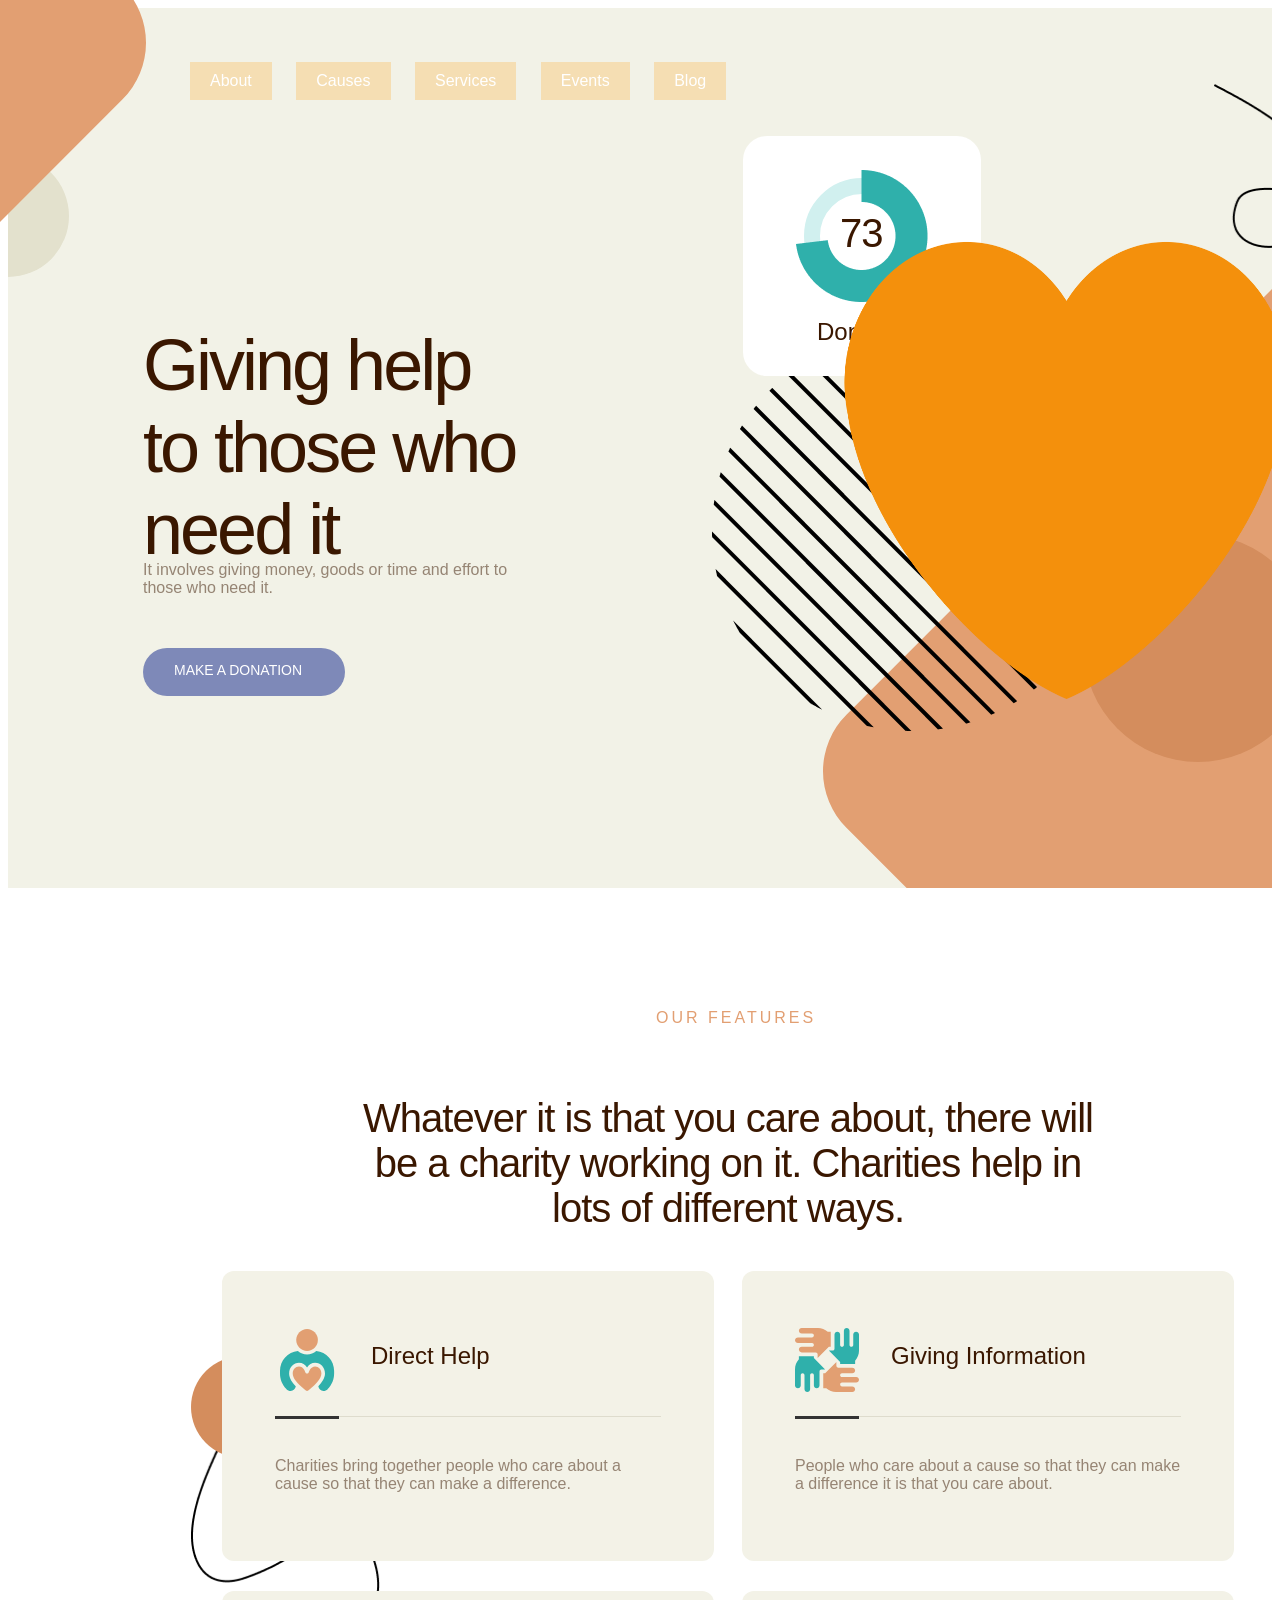
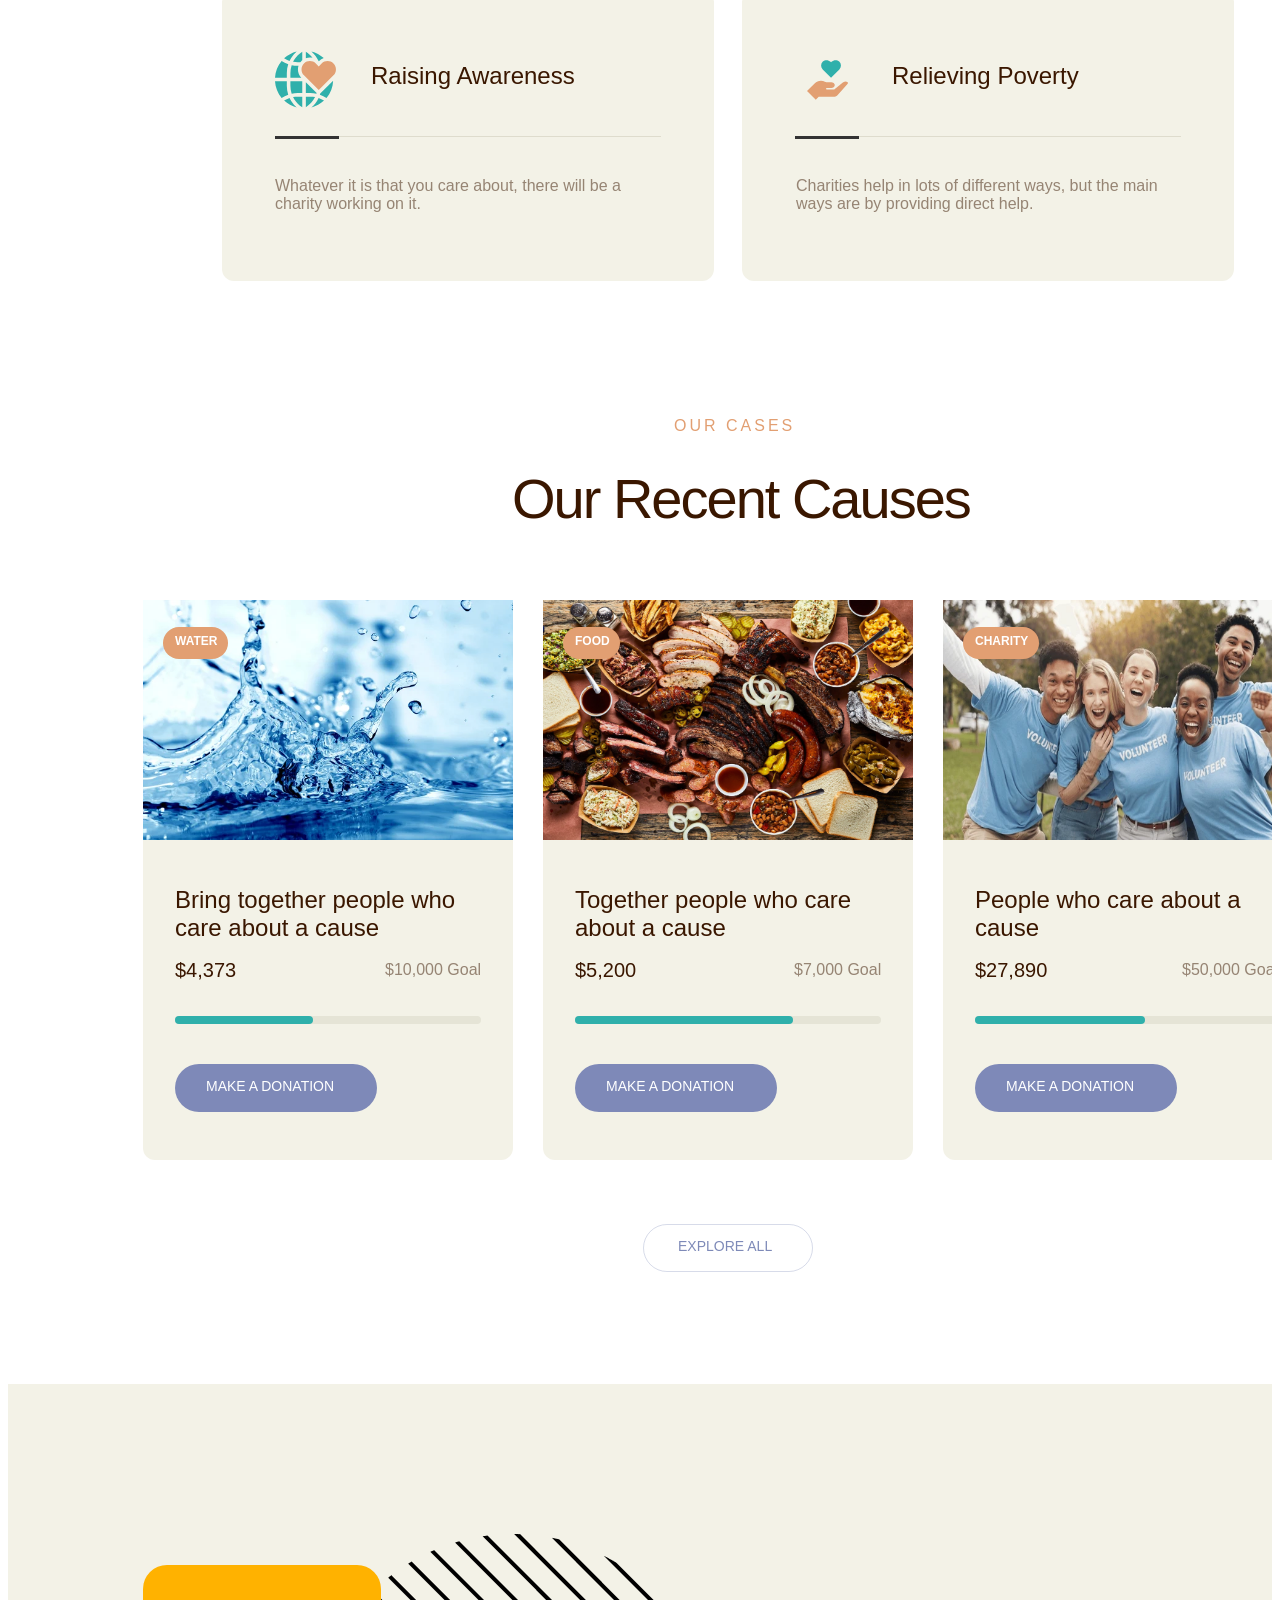
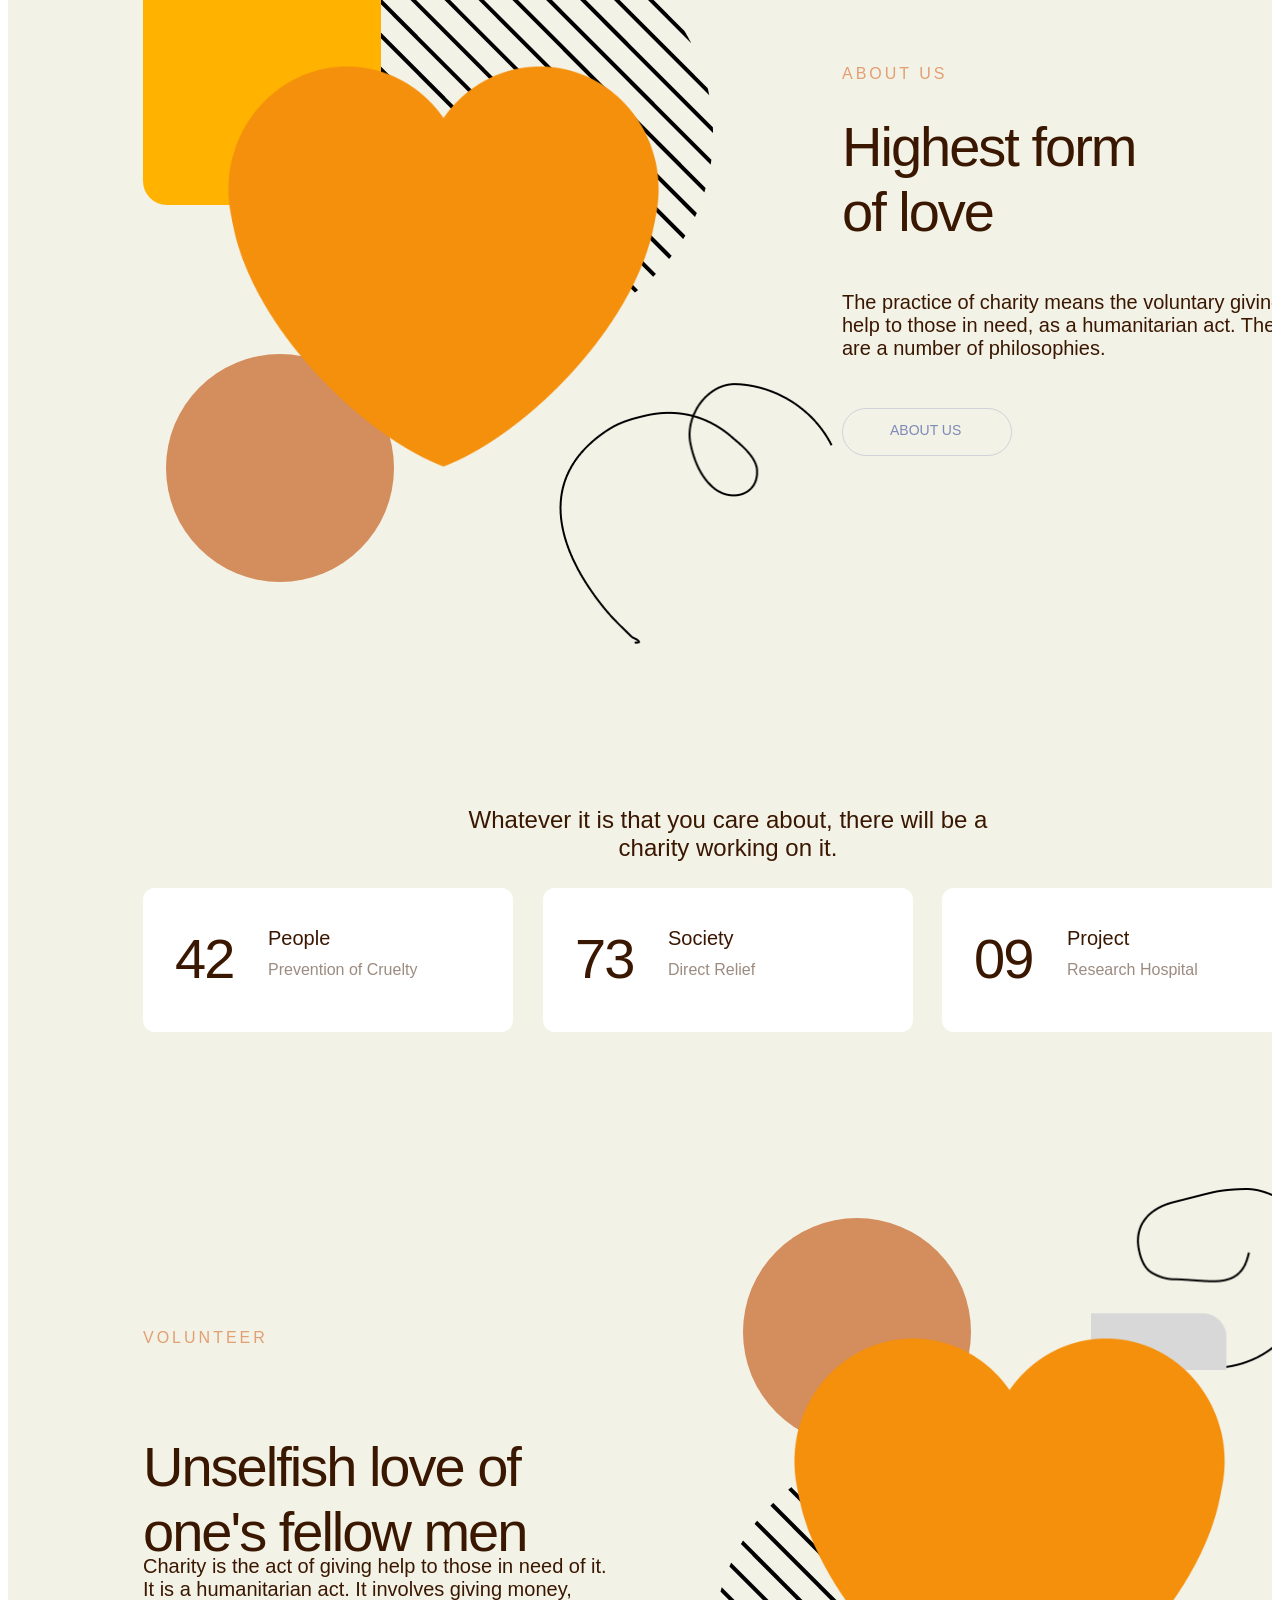
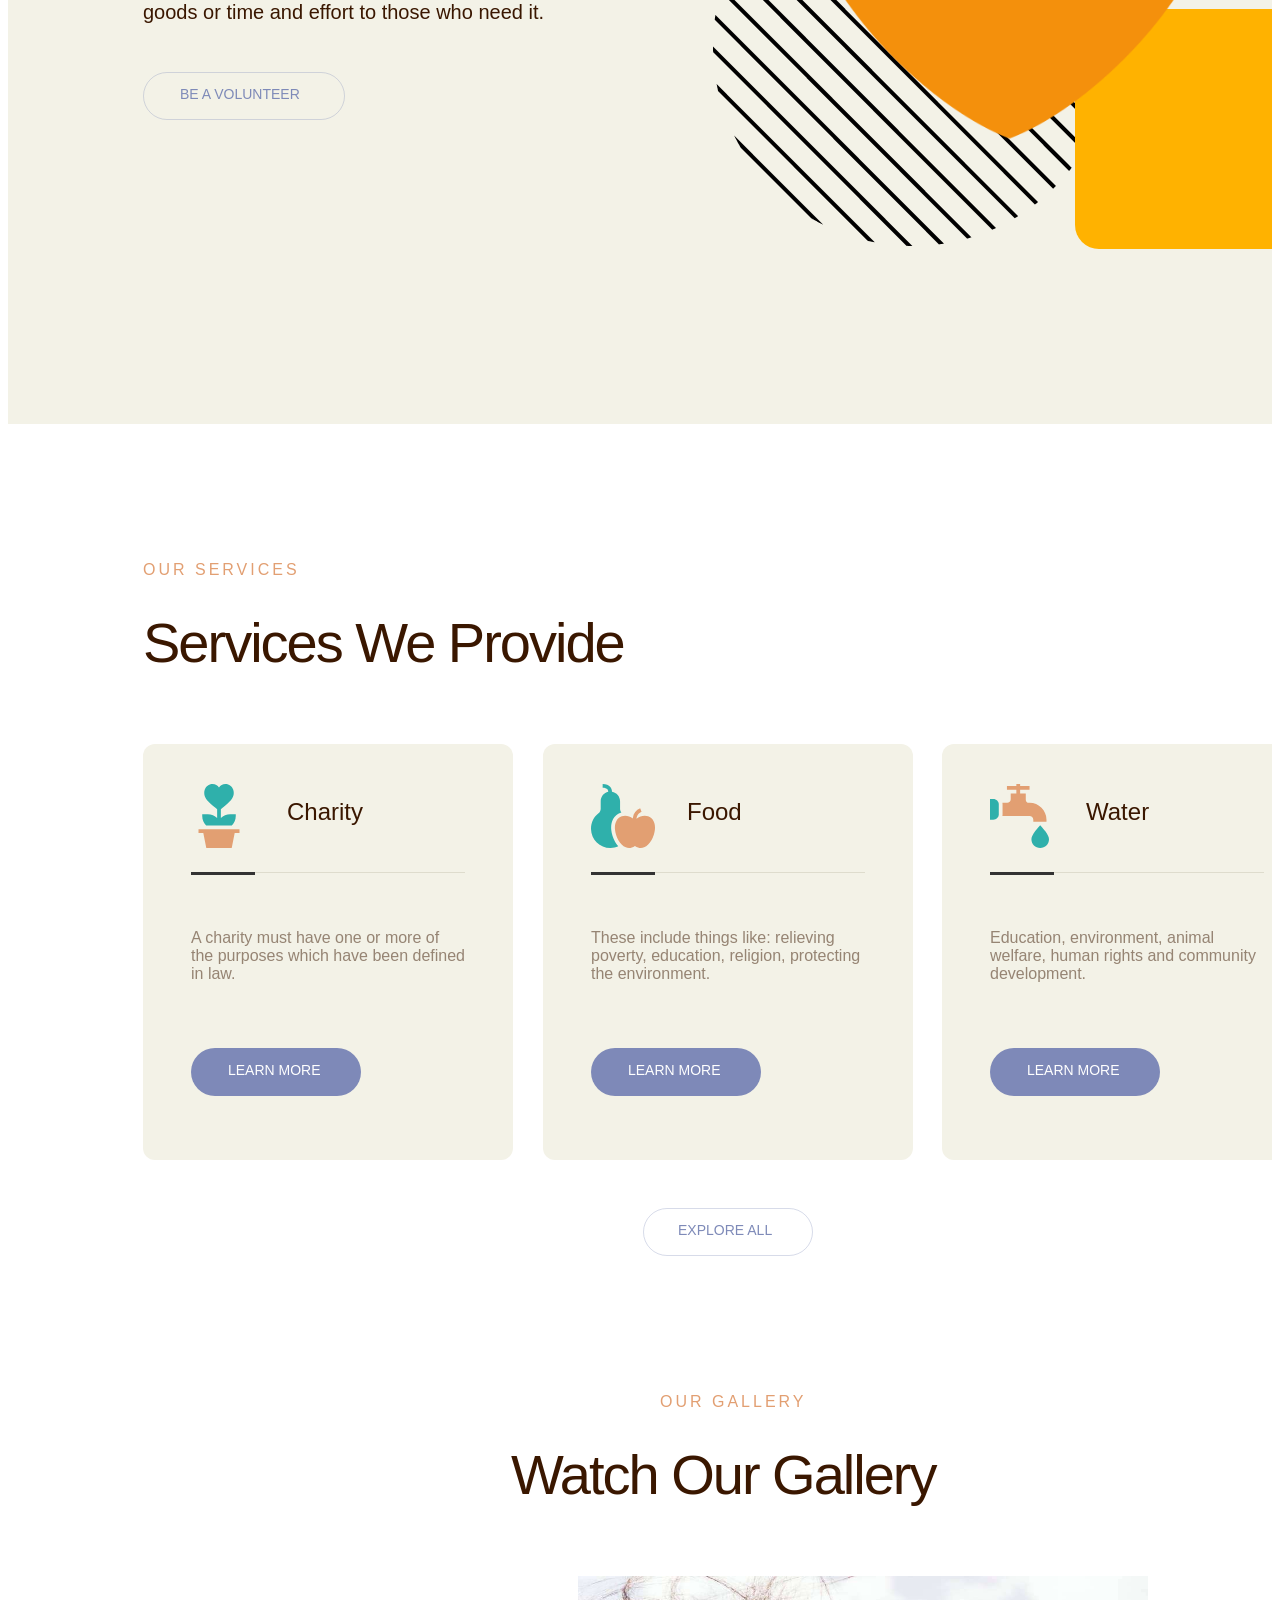
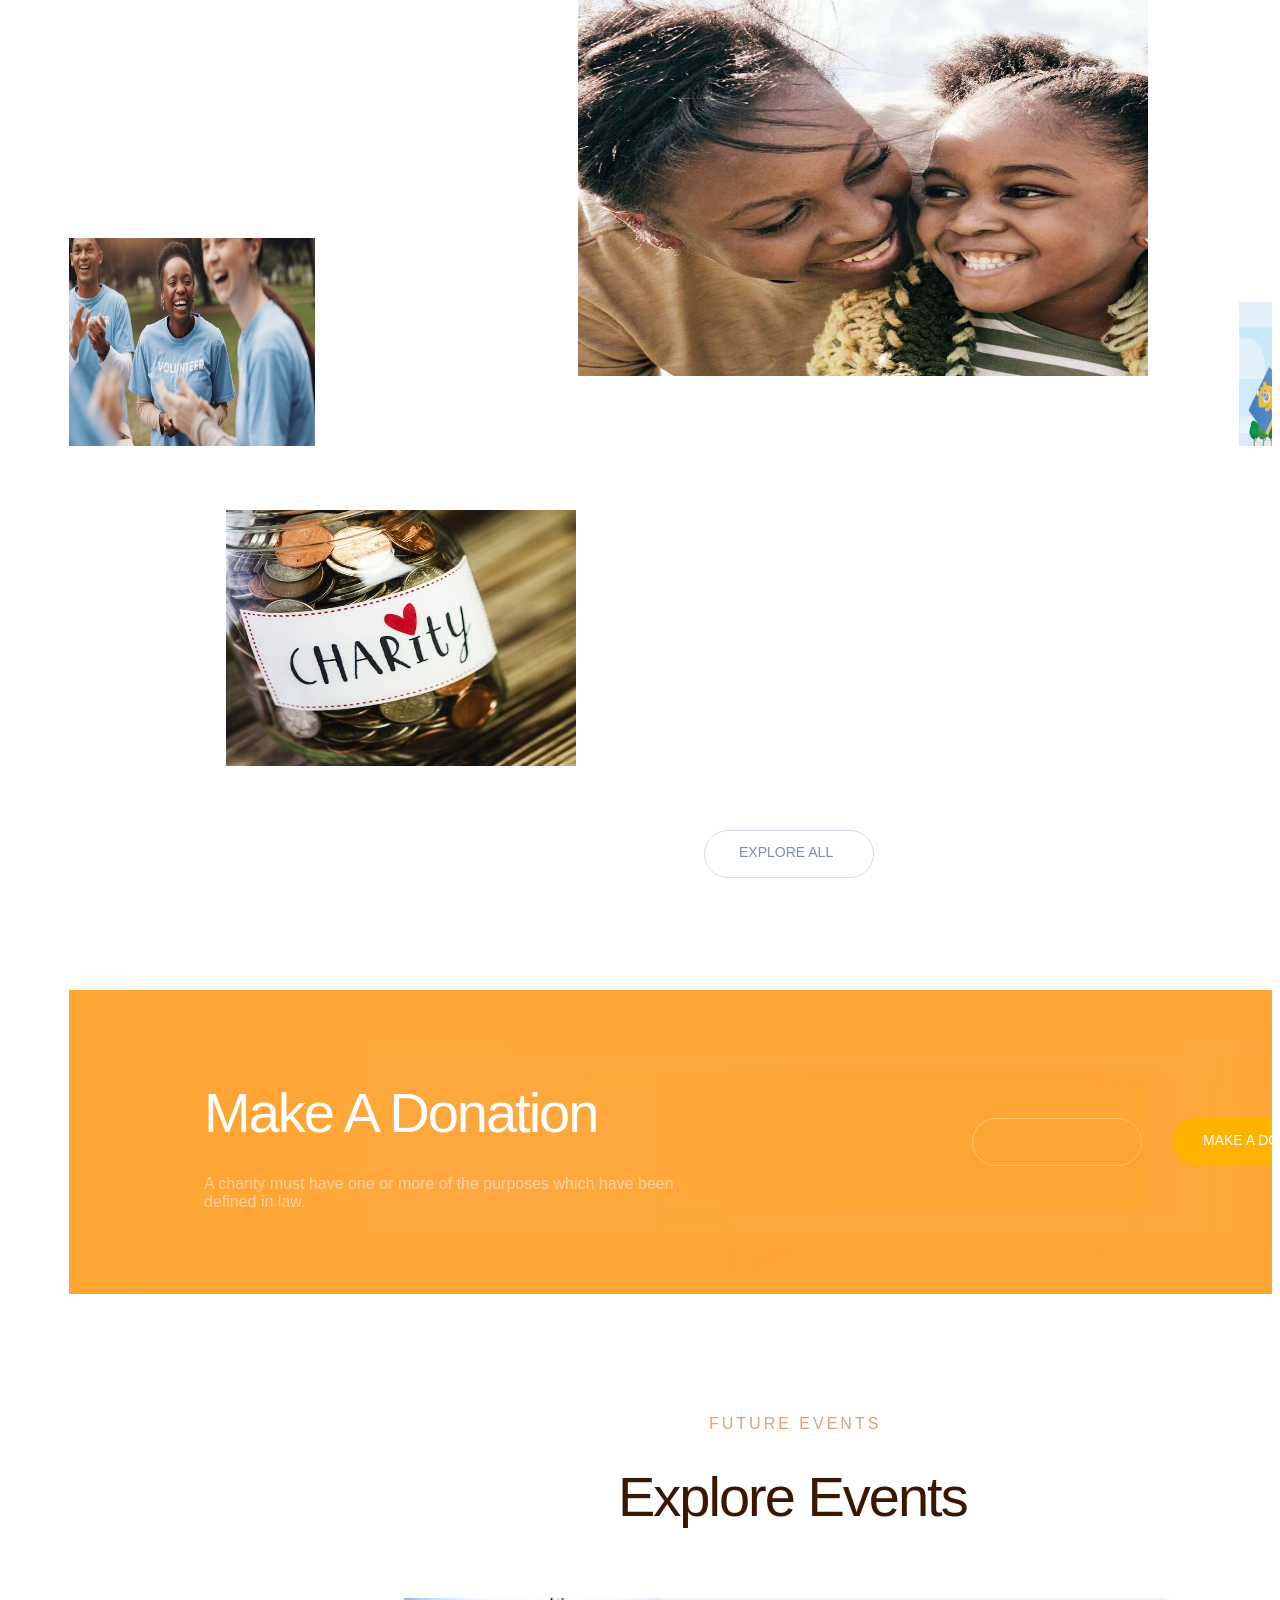
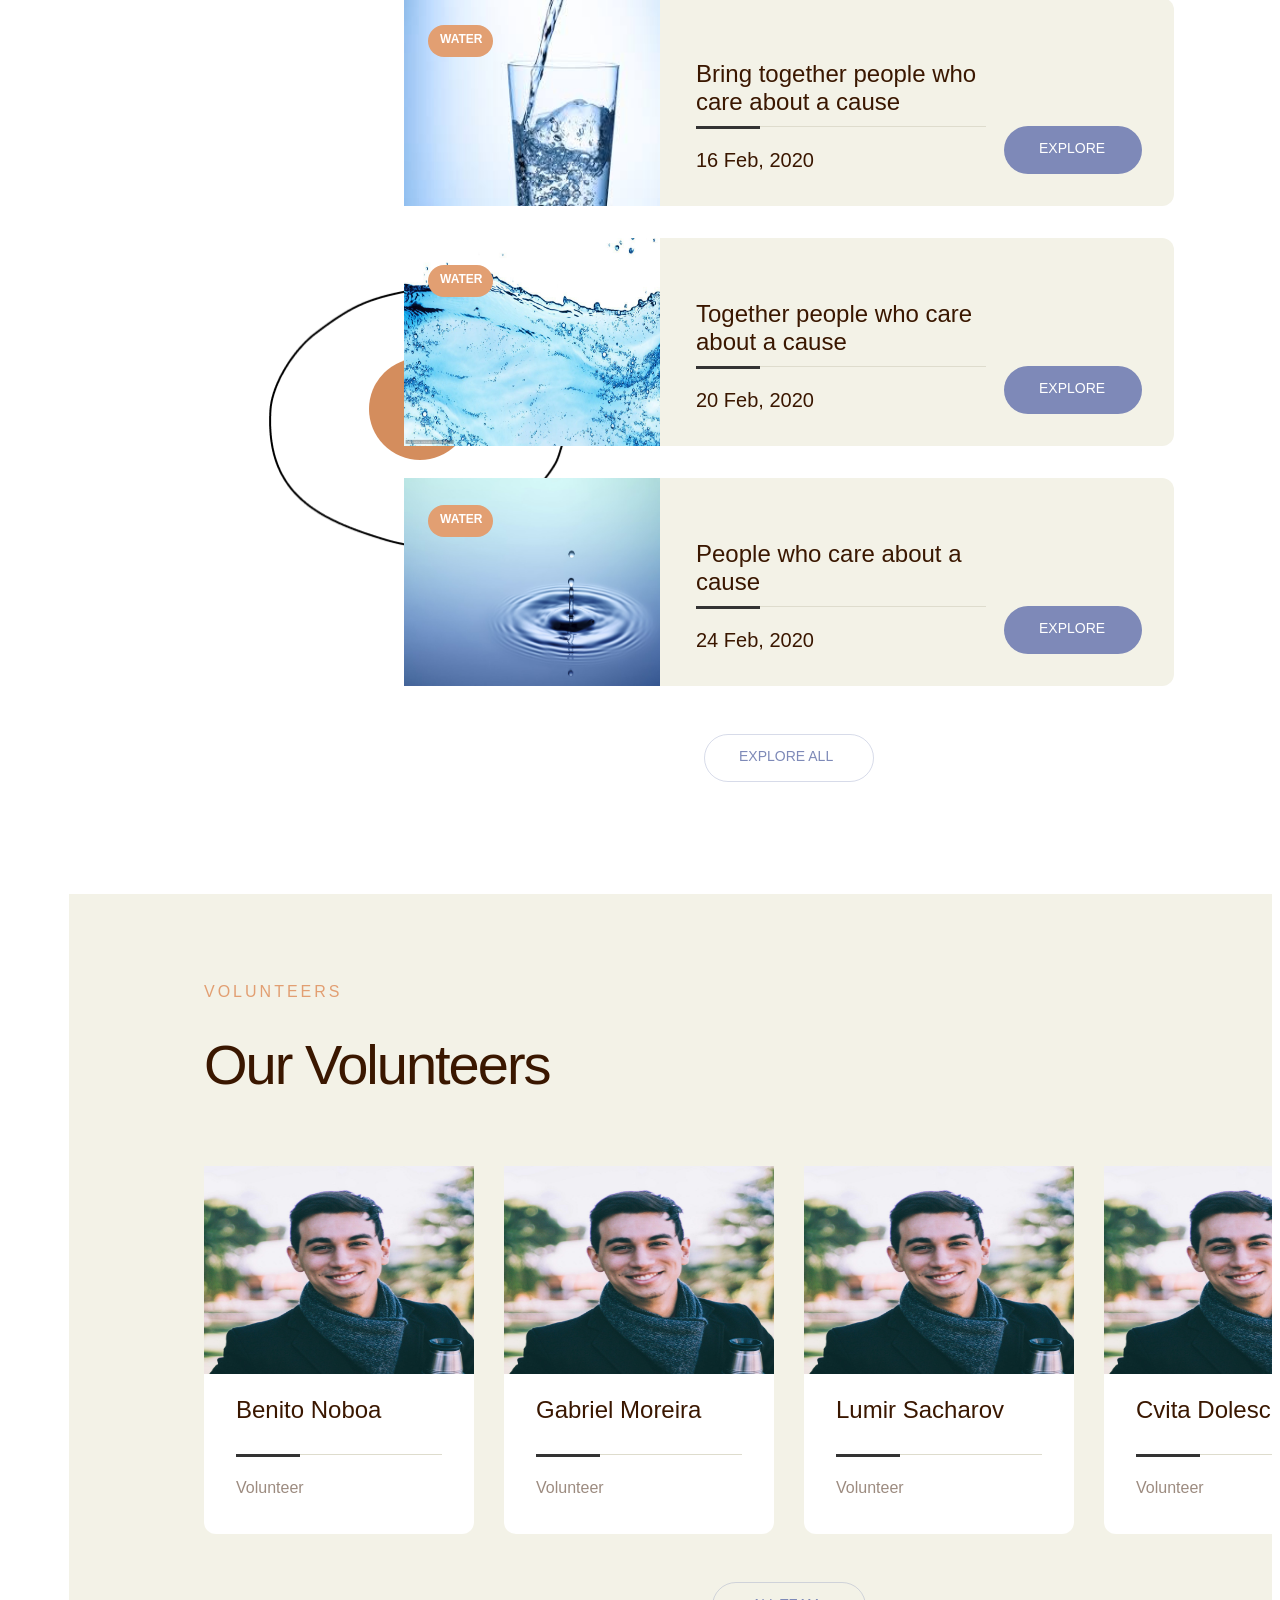
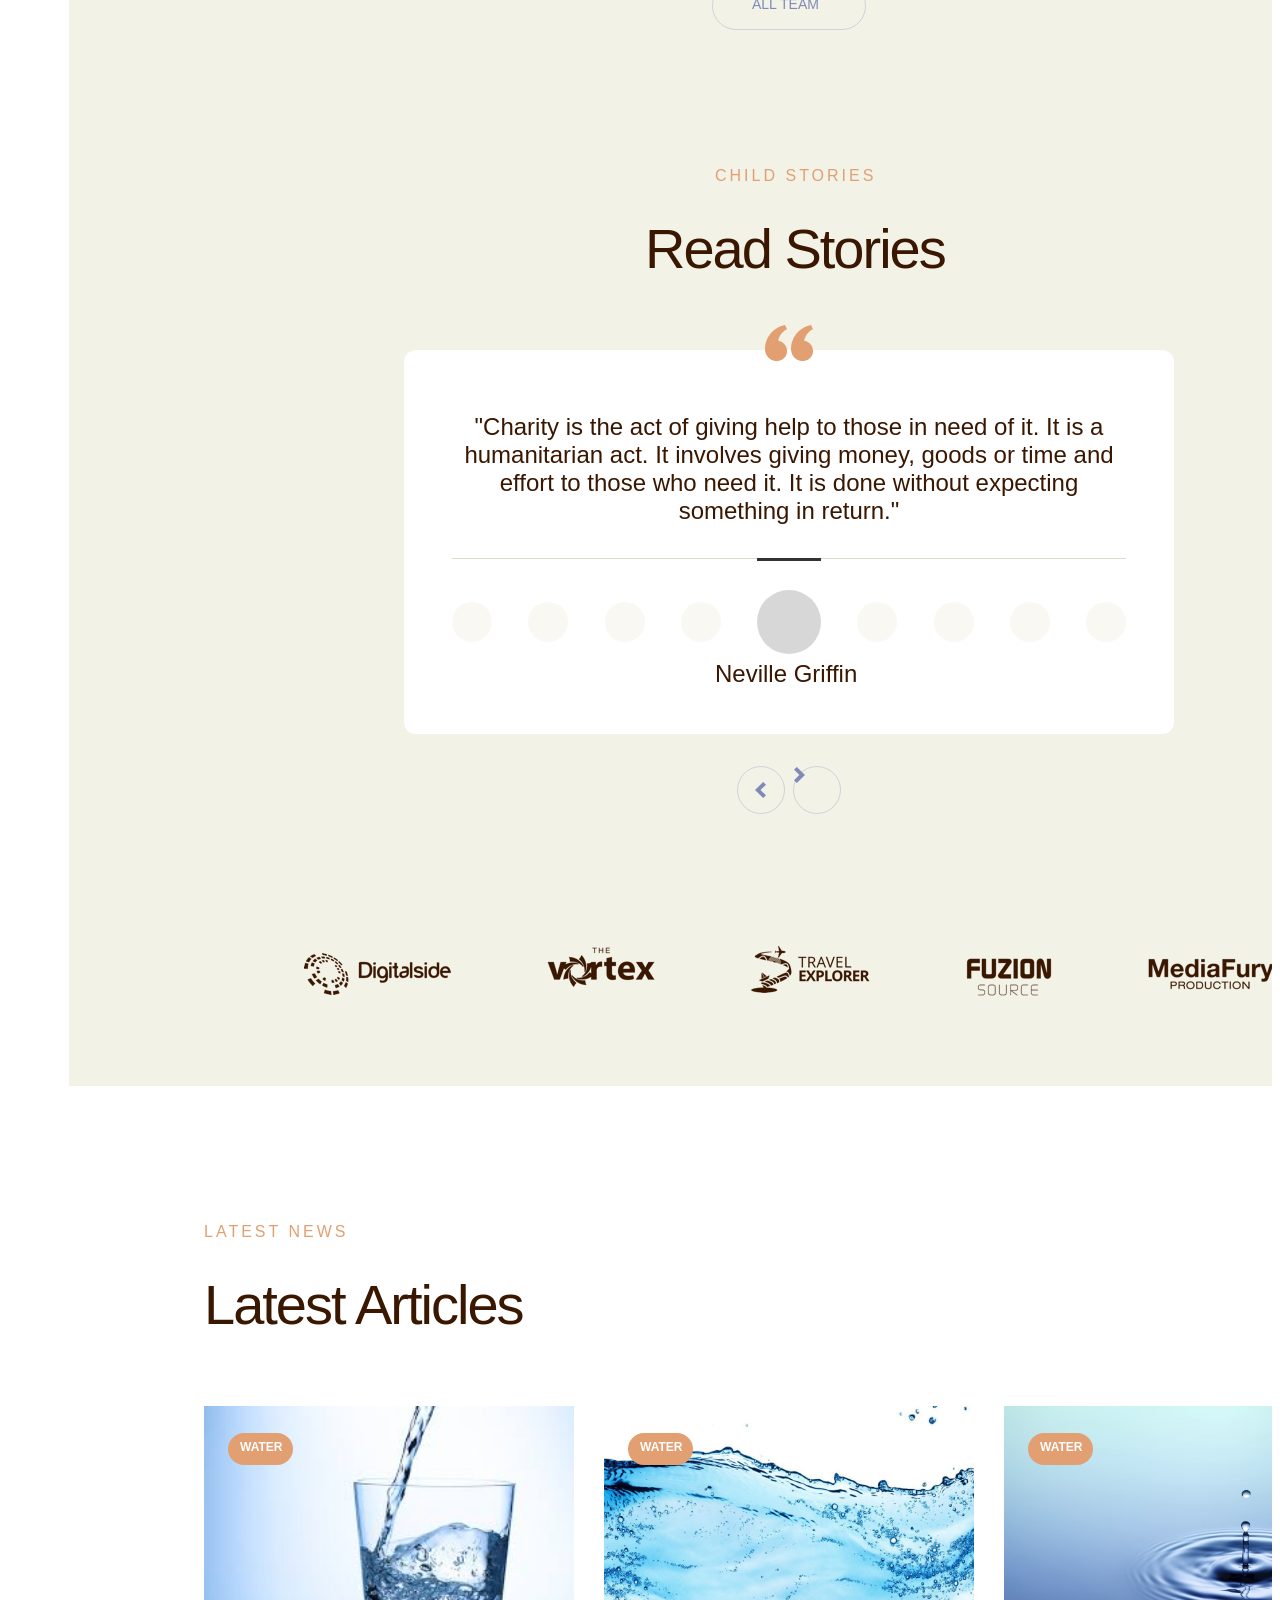
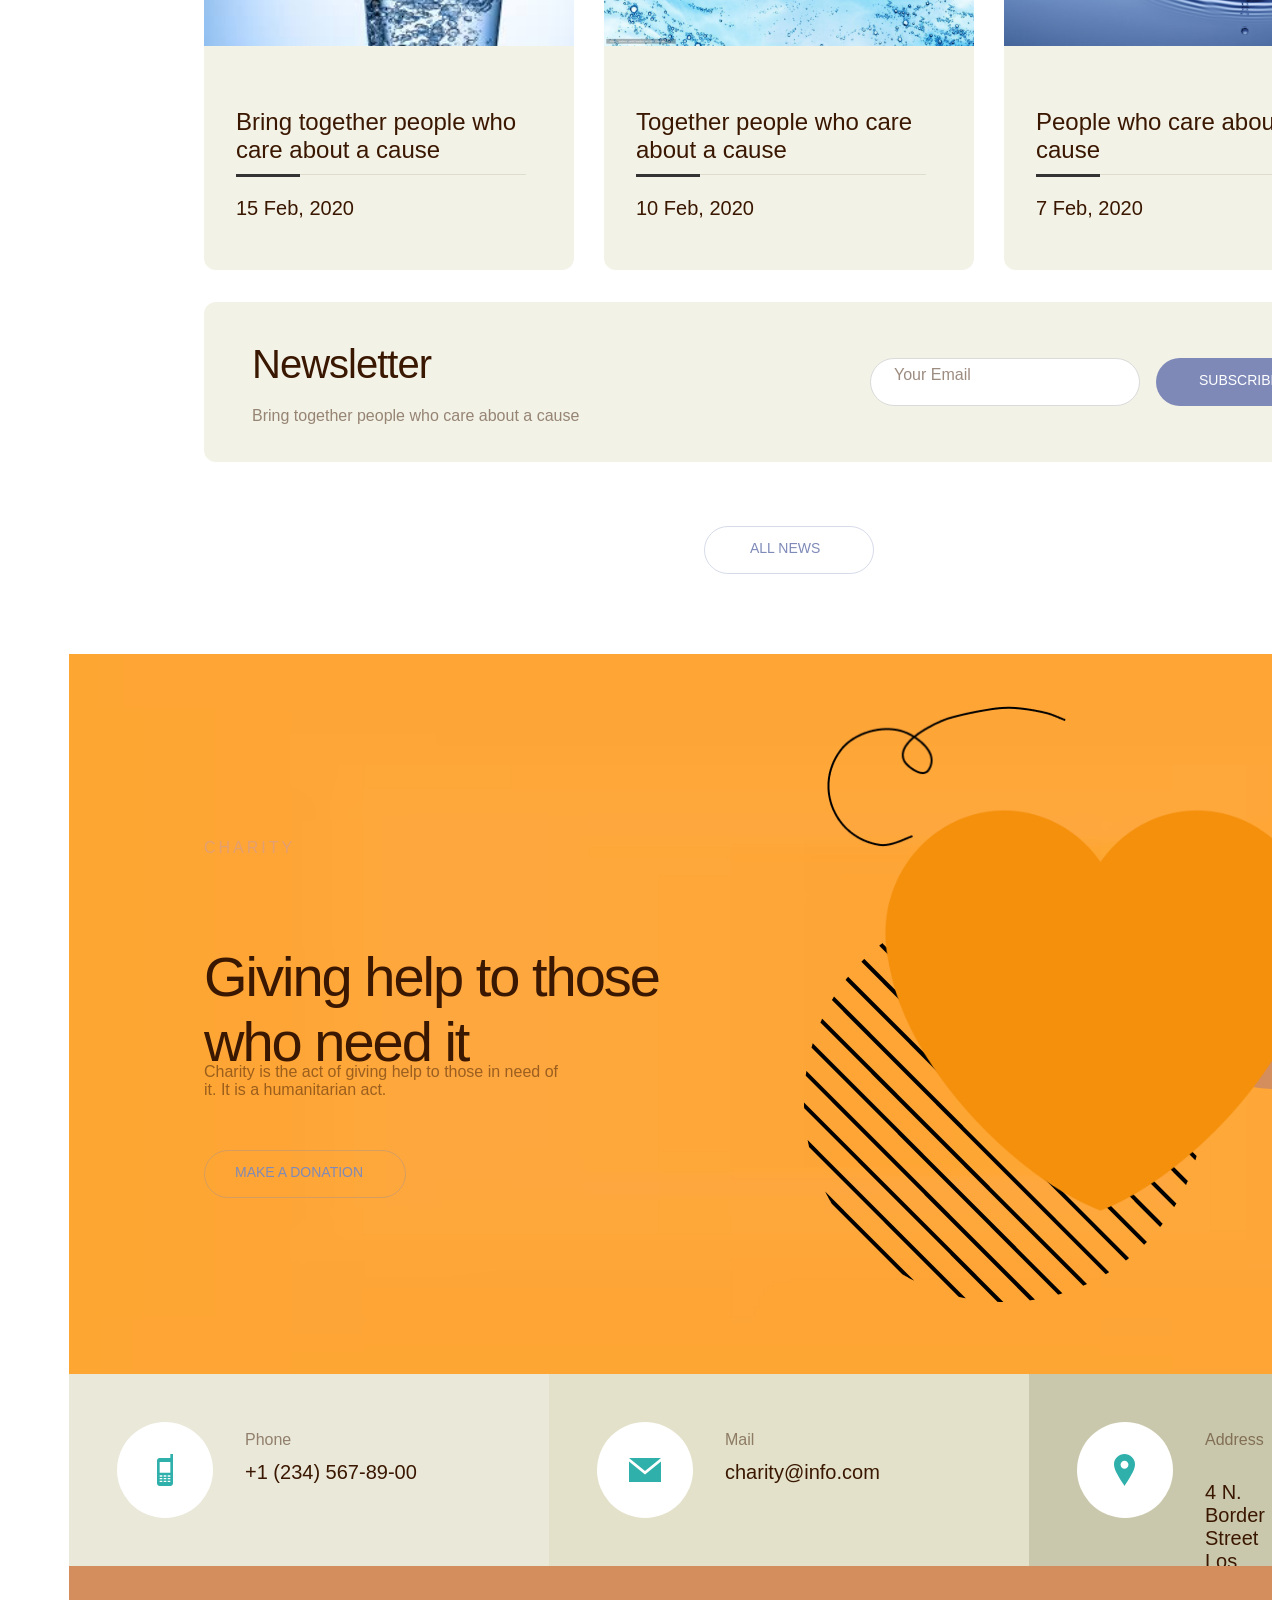
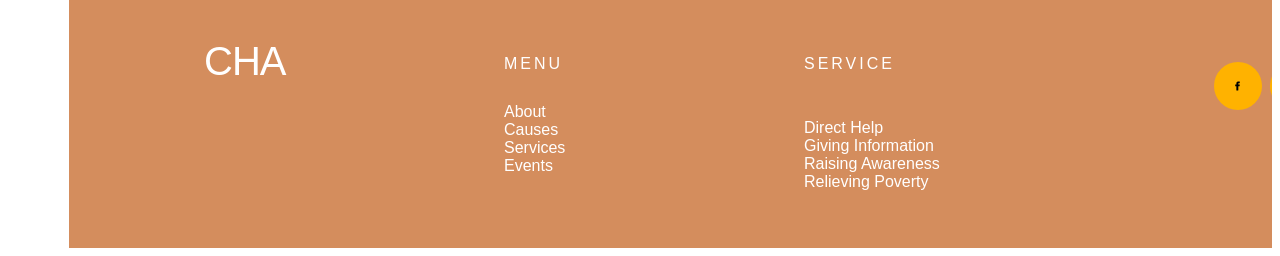
<file: index.html>
<!DOCTYPE html>
<html lang="en">
  <head>
    <meta charset="utf-8" />
    <link rel="stylesheet" href="resp.css" />
    <link rel="stylesheet" href="style.css" />
    <title>Proeqti</title>
  </head>
  <body>
    <div class="charity">
      <div class="div">
        <div class="overlap">
          <div class="background"></div>
          <div class="rectangle"></div>
          <div class="oval"></div>
          <div class="pic">
            <div class="overlap-group">
              <img class="combined-shape" src="img/combine-shp.png"/>
              <img class="path" src="img/path-2.png" />
              <div class="graph">
                <div class="overlap-group-2">
                  <div class="oval-2"></div>
                  <img class="img" src="img/path-8.png" />
                  <div class="text-wrapper">73</div>
                </div>
                <div class="text-wrapper-2">Donated</div>
              </div>
              <div class="oval-3"></div>
              <img class="pic-2" src="img/guli.png" />
            </div>
          </div>
          <div class="text-wrapper-3">CHA</div>
          <ul class="about-causes-service">
            <li><button class="scroll-btn" data-target="1">About</button></li>
            <li><button class="scroll-btn" data-target="2">Causes</button></li>
            <li>
              <button class="scroll-btn" data-target="3">Services</button>
            </li>
            <li><button class="scroll-btn" data-target="4">Events</button></li>
            <li><button class="scroll-btn" data-target="5">Blog</button></li>
          </ul>

          <div class="section" id="section-1">About Content</div>
          <div class="section" id="section-2">Causes Content</div>
          <div class="section" id="section-3">Services Content</div>
          <div class="section" id="section-4">Events Content</div>
          <div class="section" id="section-5">Blog Content</div>

          <div class="dark-button"><button class="button">CONTACT</button></div>
          <h1 class="giving-help-to-those">
            Giving help <br />to those who <br />need it
          </h1>
          <p class="it-involves-giving-m">
            It involves giving money, goods or time and effort to those who need
            it.
          </p>
          <div class="light-button-primary">
            <button class="button-2">MAKE A DONATION</button>
          </div>
          <div class="bg"></div>
          <div class="our-features">OUR FEATURES</div>
          <p class="whatever-it-is-that">
            Whatever it is that you care about, there will be a charity working
            on it. Charities help in lots of different ways.
          </p>
          <img class="path-2" src="img/path-3-2.png" />
          <div class="oval-4"></div>
          <div class="rectangle-2"></div>
          <img class="img-2" src="img/charity.svg" />
          <div class="text-wrapper-4">Direct Help</div>
          <div class="rectangle-3"></div>
          <div class="rectangle-4"></div>
          <p class="charities-bring-toge">
            Charities bring together people who care about a cause so that they
            can make a difference.
          </p>
          <div class="rectangle-5"></div>
          <img class="solidarity" src="img/solidarity.svg" />
          <div class="text-wrapper-5">Giving Information</div>
          <div class="rectangle-6"></div>
          <div class="rectangle-7"></div>
          <p class="people-who-care-abou">
            People who care about a cause so that they can make a difference it
            is that you care about.
          </p>
          <div class="rectangle-8"></div>
          <div class="love">
            <div class="overlap-2">
              <img class="shape" src="img/love.svg" />
            </div>
          </div>
          <div class="text-wrapper-6">Raising Awareness</div>
          <div class="rectangle-9"></div>
          <div class="rectangle-10"></div>
          <p class="p">
            Whatever it is that you care about, there will be a charity working
            on it.
          </p>
          <div class="rectangle-11"></div>
          <img class="img-3" src="img/charity-1.svg" />
          <div class="text-wrapper-7">Relieving Poverty</div>
          <div class="rectangle-12"></div>
          <div class="rectangle-13"></div>
          <p class="charities-help-in-lo">
            Charities help in lots of different ways, but the main ways are by
            providing direct help.
          </p>
          <div class="our-cases">OUR CASES</div>
          <div class="text-wrapper-8">Our Recent Causes</div>
          <div class="rectangle-14"></div>
          <img class="bitmap" src="img/water-1.png" />
          <div class="rectangle-15"></div>
          <div class="water">WATER</div>
          <p class="bring-together-peopl">
            Bring together people who care about a cause
          </p>
          <div class="rectangle-16"></div>
          <div class="rectangle-17"></div>
          <div class="text-wrapper-9">$4,373</div>
          <div class="text-wrapper-10">$10,000 Goal</div>
          <div class="button-wrapper">
            <button class="button-2">MAKE A DONATION</button>
          </div>
          <div class="rectangle-18"></div>
          <img class="bitmap-2" src="img/sawmeli.png" />
          <div class="rectangle-19"></div>
          <div class="food">FOOD</div>
          <p class="together-people-who">
            Together people who care about a cause
          </p>
          <div class="rectangle-20"></div>
          <div class="rectangle-21"></div>
          <div class="text-wrapper-11">$5,200</div>
          <div class="text-wrapper-12">$7,000 Goal</div>
          <div class="div-wrapper">
            <button class="button-2">MAKE A DONATION</button>
          </div>
          <div class="rectangle-22"></div>
          <img class="bitmap-3" src="img/Magari.png" />
          <div class="rectangle-23"></div>
          <div class="text-wrapper-13">CHARITY</div>
          <p class="people-who-care-abou-2">People who care about a cause</p>
          <div class="rectangle-24"></div>
          <div class="rectangle-25"></div>
          <div class="text-wrapper-14">$27,890</div>
          <div class="text-wrapper-15">$50,000 Goal</div>
          <div class="light-button-primary-2">
            <button class="button-2">MAKE A DONATION</button>
          </div>
          <div class="light-button">
            <button class="button">EXPLORE ALL</button>
          </div>
          <div class="rectangle-26"></div>
          <div class="overlap-wrapper">
            <div class="overlap-3">
              <img class="combined-shape-2" src="img/combine-shp.png" />
              <img class="path-4" src="img/Path 4.png" />
              <div class="rectangle-27"></div>
              <div class="oval-5"></div>
              <img class="bitmap-4" src="img/guli.png" />
            </div>
          </div>
          <div class="about-us">ABOUT US</div>
          <div class="highest-form-of-love">Highest form <br />of love</div>
          <p class="the-practice-of-char">
            The practice of charity means the voluntary giving of help to those
            in need, as a humanitarian act. There are a number of philosophies.
          </p>
          <div class="light-button-2">
            <button class="button-3">ABOUT US</button>
          </div>
          <p class="whatever-it-is-that-2">
            Whatever it is that you care about, there will be a charity working
            on it.
          </p>
          <div class="rectangle-28"></div>
          <div class="text-wrapper-16">42</div>
          <div class="text-wrapper-17">People</div>
          <div class="prevention-of-cruelt">Prevention of Cruelty</div>
          <div class="rectangle-29"></div>
          <div class="text-wrapper-18">73</div>
          <div class="text-wrapper-19">Society</div>
          <div class="text-wrapper-20">Direct Relief</div>
          <div class="rectangle-30"></div>
          <div class="text-wrapper-21">09</div>
          <div class="text-wrapper-22">Project</div>
          <div class="text-wrapper-23">Research Hospital</div>
          <div class="volunteer">VOLUNTEER</div>
          <p class="unselfish-love-of-on">
            Unselfish love of <br />one&#39;s fellow men
          </p>
          <p class="charity-is-the-act-o">
            Charity is the act of giving help to those in need of it. It is a
            humanitarian act. It involves giving money, goods or time and effort
            to those who need it.
          </p>
          <div class="light-button-3">
            <button class="button-4">BE A VOLUNTEER</button>
          </div>
          <div class="overlap-group-wrapper">
            <div class="overlap-4">
              <img class="combined-shape-3" src="img/combine-shp.png" />
              <img class="path-5" src="img/Path 6.png" />
              <div class="oval-6"></div>
              <div class="rectangle-31"></div>
              <img class="bitmap-5" src="img/guli.png" />
            </div>
          </div>
          <div class="our-services">OUR SERVICES</div>
          <div class="text-wrapper-24">Services We Provide</div>
          <div class="rectangle-32"></div>
          <img class="img-4" src="img/charity1.svg" />
          <div class="rectangle-33"></div>
          <div class="rectangle-34"></div>
          <div class="text-wrapper-25">Charity</div>
          <p class="a-charity-must-have">
            A charity must have one or more of the purposes which have been
            defined in law.
          </p>
          <div class="light-button-4">
            <button class="button-5">LEARN MORE</button>
          </div>
          <div class="rectangle-35"></div>
          <img class="fruit" src="img/fruit.svg" />
          <div class="rectangle-36"></div>
          <div class="rectangle-37"></div>
          <div class="text-wrapper-26">Food</div>
          <p class="these-include-things">
            These include things like: relieving poverty, education, religion,
            protecting the environment.
          </p>
          <div class="light-button-5">
            <button class="button-5">LEARN MORE</button>
          </div>
          <div class="rectangle-38"></div>
          <img class="water-tap" src="img/water-tap.svg" />
          <div class="rectangle-39"></div>
          <div class="rectangle-40"></div>
          <div class="text-wrapper-27">Water</div>
          <p class="education-environme">
            Education, environment, animal welfare, human rights and community
            development.
          </p>
          <div class="light-button-6">
            <button class="button-5">LEARN MORE</button>
          </div>
          <div class="light-button-7">
            <button class="button">EXPLORE ALL</button>
          </div>
          <div class="our-gallery">OUR GALLERY</div>
          <div class="text-wrapper-28">Watch Our Gallery</div>
          <img class="bitmap-6" src="img/1.png" />
          </div>
          <img class="bitmap-7" src="img/3.png" />
          <img class="bitmap-8" src="img/4.png" />
          <img class="bitmap-9" src="img/5.png" />
          <img class="bitmap-10" src="img/2.png" />
          <div class="light-button-8">
            <button class="button">EXPLORE ALL</button>
          </div>
          <img class="block" src="img/block.png" />
          <div class="text-wrapper-29">Make A Donation</div>
          <p class="a-charity-must-have-2">
            A charity must have one or more of the purposes which have been
            defined in law.
          </p>
          <button class="dark-button-2">
            <button class="button-6">CONTACT US</button>
          </button>
          <div class="dark-button-3">
            <button class="button-2">MAKE A DONATION</button>
          </div>
          <img class="path-6" src="img/Path 13.png" />
          <div class="oval-7"></div>
          <div class="future-events">FUTURE EVENTS</div>
          <div class="text-wrapper-30">Explore Events</div>
          <div class="rectangle-41"></div>
          <img class="bitmap-11" src="img/wyali.png" />
          <div class="rectangle-42"></div>
          <div class="water-2">WATER</div>
          <p class="bring-together-peopl-2">
            Bring together people who care about a cause
          </p>
          <div class="rectangle-43"></div>
          <div class="rectangle-44"></div>
          <div class="text-wrapper-31">16 Feb, 2020</div>
          <div class="light-button-primary-3">
            <button class="button-7">EXPLORE</button>
          </div>
          <div class="rectangle-45"></div>
          <img class="bitmap-12" src="img/wyali2.png" />
          <div class="rectangle-46"></div>
          <div class="water-3">WATER</div>
          <p class="together-people-who-2">
            Together people who care about a cause
          </p>
          <div class="rectangle-47"></div>
          <div class="rectangle-48"></div>
          <div class="text-wrapper-32">20 Feb, 2020</div>
          <div class="light-button-primary-4">
            <button class="button-7">EXPLORE</button>
          </div>
          <div class="rectangle-49"></div>
          <img class="bitmap-13" src="img/wyali3.png" />
          <div class="rectangle-50"></div>
          <div class="water-4">WATER</div>
          <p class="people-who-care-abou-3">People who care about a cause</p>
          <div class="rectangle-51"></div>
          <div class="rectangle-52"></div>
          <div class="text-wrapper-33">24 Feb, 2020</div>
          <div class="light-button-primary-5">
            <button class="button-7">EXPLORE</button>
          </div>
          <div class="light-button-9">
            <button class="button">EXPLORE ALL</button>
          </div>
          <div class="rectangle-53"></div>
          <div class="volunteers">VOLUNTEERS</div>
          <div class="text-wrapper-34">Our Volunteers</div>
          <div class="rectangle-54"></div>
          <img class="bitmap-14" src="img/magarikaci.png" />
          <div class="text-wrapper-35">Benito Noboa</div>
          <div class="rectangle-55"></div>
          <div class="rectangle-56"></div>
          <div class="text-wrapper-36">Volunteer</div>
          <div class="rectangle-57"></div>
          <img class="bitmap-15" src="img/magarikaci.png" />
          <div class="text-wrapper-37">Gabriel Moreira</div>
          <div class="rectangle-58"></div>
          <div class="rectangle-59"></div>
          <div class="text-wrapper-38">Volunteer</div>
          <div class="rectangle-60"></div>
          <img class="bitmap-16" src="img/magarikaci.png" />
          <div class="text-wrapper-39">Lumir Sacharov</div>
          <div class="rectangle-61"></div>
          <div class="rectangle-62"></div>
          <div class="text-wrapper-40">Volunteer</div>
          <div class="rectangle-63"></div>
          <img class="bitmap-17" src="img/magarikaci.png" />
          <div class="text-wrapper-41">Cvita Doleschall</div>
          <div class="rectangle-64"></div>
          <div class="rectangle-65"></div>
          <div class="text-wrapper-42">Volunteer</div>
          <div class="light-button-10">
            <button class="button-8">ALL TEAM</button>
          </div>
          <div class="child-stories">CHILD STORIES</div>
          <div class="text-wrapper-43">Read Stories</div>
          <div class="rectangle-66"></div>
          <img class="shape-2" src="img/Shape.png" />
          <p class="charity-is-the-act">
            &#34;Charity is the act of giving help to those in need of it. It is
            a humanitarian act. It involves giving money, goods or time and
            effort to those who need it. It is done without expecting something
            in return.&#34;
          </p>
          <div class="rectangle-67"></div>
          <div class="rectangle-68"></div>
          <div class="oval-8"></div>
          <div class="oval-9"></div>
          <div class="oval-10"></div>
          <div class="oval-11"></div>
          <div class="oval-12"></div>
          <div class="oval-13"></div>
          <div class="oval-14"></div>
          <div class="oval-15"></div>
          <div class="oval-16"></div>
          <div class="text-wrapper-44">Neville Griffin</div>
          <div class="arrows">
            <div class="path-wrapper">
              <img class="path-7" src="img/1arou.svg" />
            </div>
            <div class="img-wrapper">
              <img class="path-8" src="img/2arou.svg" />
            </div>
          </div>
          <img class="bitmap-18" src="img/bitmap-14.png" />
          <img class="bitmap-19" src="img/bitmap-19.png" />
          <img class="bitmap-20" src="img/bitmap-17.png" />
          <img class="bitmap-21" src="img/bitmap-2.png" />
          <img class="bitmap-22" src="img/bitmap-18.png" />
          <div class="latest-news">LATEST NEWS</div>
          <div class="text-wrapper-45">Latest Articles</div>
          <div class="rectangle-69"></div>
          <img class="bitmap-23" src="img/wyali.png" />
          <div class="rectangle-70"></div>
          <div class="water-5">WATER</div>
          <p class="bring-together-peopl-3">
            Bring together people who care about a cause
          </p>
          <div class="rectangle-71"></div>
          <div class="rectangle-72"></div>
          <div class="text-wrapper-46">15 Feb, 2020</div>
          <div class="rectangle-73"></div>
          <img class="bitmap-24" src="img/wyali2.png" />
          <div class="rectangle-74"></div>
          <div class="water-6">WATER</div>
          <p class="together-people-who-3">
            Together people who care about a cause
          </p>
          <div class="rectangle-75"></div>
          <div class="rectangle-76"></div>
          <div class="text-wrapper-47">10 Feb, 2020</div>
          <div class="rectangle-77"></div>
          <img class="bitmap-25" src="img/wyali3.png" />
          <div class="rectangle-78"></div>
          <div class="water-7">WATER</div>
          <p class="people-who-care-abou-4">People who care about a cause</p>
          <div class="rectangle-79"></div>
          <div class="rectangle-80"></div>
          <div class="text-wrapper-48">7 Feb, 2020</div>
          <div class="rectangle-81"></div>
          <div class="text-wrapper-49">Newsletter</div>
          <p class="bring-together-peopl-4">
            Bring together people who care about a cause
          </p>
          <div class="light-field-default">
            <div class="label"></div>
            <div class="placeholder-wrapper">
              <div class="placeholder">Your Email</div>
            </div>
          </div>
          <div class="light-button-primary-6">
            <button class="button-9">SUBSCRIBE</button>
          </div>
          <div class="light-button-11">
            <button class="button-10">ALL NEWS</button>
          </div>
          <img class="block-2" src="img/block.png" />
          <div class="text-wrapper-50">CHARITY</div>
          <p class="giving-help-to-those-2">
            Giving help to those <br />who need it
          </p>
          <p class="charity-is-the-act-o-2">
            Charity is the act of giving help to those in need of it. It is a
            humanitarian act.
          </p>
          <div class="light-button-12">
            <button class="button-11">MAKE A DONATION</button>
          </div>
          <div class="pic-3">
            <div class="overlap-5">
              <img class="combined-shape-4" src="img/combine-shp.png" />
              <img class="path-9" src="img/Path 7.png" />
              <div class="oval-17"></div>
              <img class="bitmap-26" src="img/guli.png" />
            </div>
          </div>
          <div class="rectangle-82"></div>
          <div class="oval-18"></div>
          <img class="shape-3" src="img/shape-3.svg" />
          <div class="text-wrapper-51">Phone</div>
          <div class="text-wrapper-52">+1 (234) 567-89-00</div>
          <div class="rectangle-83"></div>
          <div class="oval-19"></div>
          <img class="shape-4" src="img/shape-4.svg" />
          <div class="text-wrapper-53">Mail</div>
          <div class="text-wrapper-54">charity@info.com</div>
          <div class="rectangle-84"></div>
          <div class="oval-20"></div>
          <img class="shape-5" src="img/image.svg" />
          <div class="text-wrapper-55">Address</div>
          <p class="element-n-border-street-l">
            4 N. Border Street <br />Los Banos, CA 93635
          </p>
          <div class="footer-block"></div>
          <div class="text-wrapper-56">CHA</div>
          <div class="menu">MENU</div>
          <div class="about-causes-service-2">
            About<br />Causes<br />Services<br />Events
          </div>
          <div class="service">SERVICE</div>
          <p class="direct-help-giving-i">
            Direct Help<br />Giving Information<br />Raising Awareness<br />Relieving
            Poverty
          </p>
          <div class="social">
            <div class="instagram-wrapper">
              <img class="instagram" src="img/instagram.png" />
            </div>
            <div class="twitter-wrapper">
              <img class="twitter" src="img/twitter.svg" />
            </div>
            <div class="facebook-wrapper">
              <img class="facebook" src="img/facebook.svg" />
            </div>
          </div>
          <div class="rectangle-85"></div>
          <p class="copyright-laa">
            Copyright © 2021 Laaqiq. All Rights Reserved.
          </p>
          <div class="text-wrapper-57">Privacy Policy</div>
          <div class="text-wrapper-58">Terms of Use</div>
        </div>
        <div class="rectangle-86"></div>
      </div>
      <script src="script.js"></script>
    </div>
  </body>
</html>
</file>
<file: resp.css>
@media (min-width: 1025px) {
  .container {
      width: 1440px; 
  }
}


@media (max-width: 1024px) and (min-width: 768px) {
  .container {
      width: 90%; 
      height: auto; 
      min-height: auto;
  }
}


@media (max-width: 767px) {
  .container {
      width: 90%;
      min-width: 350px;
      height: auto;
      min-height: auto;
      padding: 10px;
  }
}

@media (max-width: 350px) {
  .container {
      width: 100%;
      min-width: 100%;
      height: auto;
      padding: 5px;
  }
}
.
</file>
<file: style.css>
*{
  margin: 50;
  box-sizing: border-box;
  padding: 0;
}

.charity{
    background-color: #ffffff;
    display: flex;
    flex-direction: row;
    justify-content: center;
    width: 100%;
  }
  
  .charity .div {
    background-color: #ffffff;
    overflow: hidden;
    width: 1440px;
    height: 13040px;
    position: relative;
  }
  
  .charity .overlap {
    position: absolute;
    width: 2404px;
    height: 21062px;
    top: -182px;
    left: -61px;
  }
  
  .charity .background {
    position: absolute;
    width: 1440px;
    height: 880px;
    top: 182px;
    left: 61px;
    background-color: #f2f2e7;
  }
  
  .charity .rectangle {
    position: absolute;
    width: 871px;
    height: 1337px;
    top: 112px;
    left: 1188px;
    background-color: #e29f72;
    border-radius: 80px;
    transform: rotate(45deg);
  }
  
  .charity .oval {
    position: absolute;
    width: 122px;
    height: 122px;
    top: 329px;
    left: 0;
    background-color: #e3e1cd;
    border-radius: 61px;
  }
  
  .charity .pic {
    position: absolute;
    width: 637px;
    height: 677px;
    top: 259px;
    left: 765px;
  }
  
  .charity .overlap-group {
    position: relative;
    width: 638px;
    height: 678px;
    top: -1px;
  }
  
  .charity .combined-shape {
    position: absolute;
    width: 400px;
    height: 400px;
    top: 247px;
    left: 0;
  }
  
  .charity .path {
    position: absolute;
    width: 143px;
    height: 302px;
    top: 0;
    left: 495px;
  }
  
  .charity .graph {
    position: absolute;
    width: 238px;
    height: 240px;
    top: 52px;
    left: 31px;
    background-color: #ffffff;
    border-radius: 24px;
    overflow: hidden;
  }
  
  .charity .overlap-group-2 {
    position: absolute;
    width: 132px;
    height: 132px;
    top: 34px;
    left: 53px;
  }
  
  .charity .oval-2 {
    position: absolute;
    width: 116px;
    height: 116px;
    top: 8px;
    left: 8px;
    border-radius: 58px;
    border: 16px solid;
    border-color: #d1f0ef;
  }
  
  .charity .img {
    position: absolute;
    width: 132px;
    height: 132px;
    top: 0;
    left: 0;
  }
  
  .charity .text-wrapper {
    top: 41px;
    left: 44px;
    font-size: 40px;
    text-align: center;
    letter-spacing: -1.00px;
    position: absolute;
    font-family: "Rowdies-Light", Helvetica;
    font-weight: 300;
    color: #3a1700;
    line-height: Truepx;
    white-space: nowrap;
  }
  
  .charity .text-wrapper-2 {
    position: absolute;
    top: 182px;
    left: 74px;
    font-family: "Rowdies-Light", Helvetica;
    font-weight: 300;
    color: #3a1700;
    font-size: 24px;
    text-align: center;
    letter-spacing: 0;
    line-height: Truepx;
    white-space: nowrap;
  }
  
  .charity .oval-3 {
    position: absolute;
    width: 228px;
    height: 228px;
    top: 450px;
    left: 372px;
    background-color: #d48d5d;
    border-radius: 114px;
  }
  
  .charity .pic-2 {
    position: absolute;
    width: 447px;
    height: 513px;
    top: 130px;
    left: 131px;
  }
  
  .charity .text-wrapper-3 {
    top: 197px;
    left: 93px;
    color: #3a1700;
    position: absolute;
    font-family: "Rowdies-Light", Helvetica;
    font-weight: 300;
    font-size: 40px;
    letter-spacing: -1.00px;
    line-height: Truepx;
    white-space: nowrap;
  }
  
  .charity .about-causes-service {
    position: absolute;
    top: 206px;
    left: 233px;
    font-family: "Manrope-Regular", Helvetica;
    font-weight: 400;
    color: #3a1700;
    font-size: 16px;
    letter-spacing: 0;
    line-height: Truepx;
    white-space: nowrap;
  }
  
  .charity .dark-button {
    position: absolute;
    width: 138px;
    height: 48px;
    top: 198px;
    left: 1347px;
    border-radius: 24px;
    border: 1px solid;
    border-color: #7e8ab84e;
  }
  
  .charity .button {
    all: unset;
    box-sizing: border-box;
    top: 13px;
    left: 34px;
    color: #7e8ab8;
    position: absolute;
    font-family: "Rowdies-Regular", Helvetica;
    font-weight: 400;
    font-size: 14px;
    text-align: center;
    letter-spacing: 0;
    line-height: Truepx;
  }
  
  .charity .giving-help-to-those {
    position: absolute;
    top: 450px;
    left: 196px;
    font-family: "Rowdies-Light", Helvetica;
    font-weight: 300;
    color: #3a1700;
    font-size: 72px;
    letter-spacing: -3.00px;
    line-height: Truepx;
  }
  
  .charity .it-involves-giving-m {
    position: absolute;
    width: 370px;
    top: 719px;
    left: 196px;
    font-family: "Manrope-Regular", Helvetica;
    font-weight: 400;
    color: #3a170080;
    font-size: 16px;
    letter-spacing: 0;
    line-height: Truepx;
  }
  
  .charity .light-button-primary {
    position: absolute;
    width: 202px;
    height: 48px;
    top: 822px;
    left: 196px;
    background-color: #7e89b8;
    border-radius: 24px;
  }
  
  .charity .button-2 {
    all: unset;
    box-sizing: border-box;
    top: 14px;
    left: 31px;
    color: #ffffff;
    position: absolute;
    font-family: "Rowdies-Regular", Helvetica;
    font-weight: 400;
    font-size: 14px;
    text-align: center;
    letter-spacing: 0;
    line-height: Truepx;
  }
  
  .charity .bg {
    position: absolute;
    width: 1440px;
    height: 20000px;
    top: 1062px;
    left: 61px;
    background-color: #ffffff;
  }
  
  .charity .our-features {
    top: 1183px;
    left: 709px;
    color: #e29f72;
    font-size: 16px;
    text-align: center;
    letter-spacing: 3.00px;
    position: absolute;
    font-family: "Rowdies-Light", Helvetica;
    font-weight: 300;
    line-height: Truepx;
    white-space: nowrap;
  }
  
  .charity .whatever-it-is-that {
    position: absolute;
    width: 770px;
    top: 1230px;
    left: 396px;
    font-family: "Rowdies-Light", Helvetica;
    font-weight: 300;
    color: #3a1700;
    font-size: 40px;
    text-align: center;
    letter-spacing: -1.00px;
    line-height: Truepx;
  }
  
  .charity .path-2 {
    position: absolute;
    width: 190px;
    height: 330px;
    top: 1567px;
    left: 243px;
  }
  
  .charity .oval-4 {
    position: absolute;
    width: 102px;
    height: 102px;
    top: 1530px;
    left: 244px;
    background-color: #d48d5d;
    border-radius: 51px;
  }
  
  .charity .rectangle-2 {
    position: absolute;
    width: 492px;
    height: 290px;
    top: 1445px;
    left: 275px;
    background-color: #f3f2e7;
    border-radius: 12px;
  }
  
  .charity .img-2 {
    position: absolute;
    width: 64px;
    height: 62px;
    top: 1503px;
    left: 328px;
  }
  
  .charity .text-wrapper-4 {
    top: 1516px;
    left: 424px;
    font-family: "Rowdies-Light", Helvetica;
    font-weight: 300;
    color: #3a1700;
    font-size: 24px;
    position: absolute;
    letter-spacing: 0;
    line-height: Truepx;
    white-space: nowrap;
  }
  
  .charity .rectangle-3 {
    position: absolute;
    width: 386px;
    height: 1px;
    top: 1590px;
    left: 328px;
    background-color: #dedccd;
  }
  
  .charity .rectangle-4 {
    position: absolute;
    width: 64px;
    height: 3px;
    top: 1590px;
    left: 328px;
    background-color: #333333;
  }
  
  .charity .charities-bring-toge {
    position: absolute;
    width: 386px;
    top: 1615px;
    left: 328px;
    font-family: "Manrope-Regular", Helvetica;
    font-weight: 400;
    color: #3a170080;
    font-size: 16px;
    letter-spacing: 0;
    line-height: Truepx;
  }
  
  .charity .rectangle-5 {
    position: absolute;
    width: 492px;
    height: 290px;
    top: 1445px;
    left: 795px;
    background-color: #f3f2e7;
    border-radius: 12px;
  }
  
  .charity .solidarity {
    position: absolute;
    width: 64px;
    height: 64px;
    top: 1502px;
    left: 848px;
  }
  
  .charity .text-wrapper-5 {
    position: absolute;
    top: 1516px;
    left: 944px;
    font-family: "Rowdies-Light", Helvetica;
    font-weight: 300;
    color: #3a1700;
    font-size: 24px;
    letter-spacing: 0;
    line-height: Truepx;
    white-space: nowrap;
  }
  
  .charity .rectangle-6 {
    position: absolute;
    width: 386px;
    height: 1px;
    top: 1590px;
    left: 848px;
    background-color: #dedccd;
  }
  
  .charity .rectangle-7 {
    position: absolute;
    width: 64px;
    height: 3px;
    top: 1590px;
    left: 848px;
    background-color: #333333;
  }
  
  .charity .people-who-care-abou {
    position: absolute;
    width: 386px;
    top: 1615px;
    left: 848px;
    font-family: "Manrope-Regular", Helvetica;
    font-weight: 400;
    color: #3a170080;
    font-size: 16px;
    letter-spacing: 0;
    line-height: Truepx;
  }
  
  .charity .rectangle-8 {
    position: absolute;
    width: 492px;
    height: 290px;
    top: 1765px;
    left: 275px;
    background-color: #f3f2e7;
    border-radius: 12px;
  }
  
  .charity .love {
    position: absolute;
    width: 64px;
    height: 59px;
    top: 1824px;
    left: 328px;
  }
  
  .charity .overlap-2 {
    position: relative;
    height: 59px;
  }
  
  .charity .shape {
    position: absolute;
    width: 61px;
    height: 59px;
    top: 0;
    left: 0;
  }
  
  .charity .path-3 {
    position: absolute;
    width: 36px;
    height: 30px;
    top: 10px;
    left: 28px;
  }
  
  .charity .text-wrapper-6 {
    position: absolute;
    top: 1836px;
    left: 424px;
    font-family: "Rowdies-Light", Helvetica;
    font-weight: 300;
    color: #3a1700;
    font-size: 24px;
    letter-spacing: 0;
    line-height: Truepx;
    white-space: nowrap;
  }
  
  .charity .rectangle-9 {
    position: absolute;
    width: 386px;
    height: 1px;
    top: 1910px;
    left: 328px;
    background-color: #dedccd;
  }
  
  .charity .rectangle-10 {
    position: absolute;
    width: 64px;
    height: 3px;
    top: 1910px;
    left: 328px;
    background-color: #333333;
  }
  
  .charity .p {
    width: 386px;
    top: 1935px;
    left: 328px;
    font-family: "Manrope-Regular", Helvetica;
    font-weight: 400;
    color: #3a170080;
    font-size: 16px;
    position: absolute;
    letter-spacing: 0;
    line-height: Truepx;
  }
  
  .charity .rectangle-11 {
    position: absolute;
    width: 492px;
    height: 290px;
    top: 1765px;
    left: 795px;
    background-color: #f3f2e7;
    border-radius: 12px;
  }
  
  .charity .img-3 {
    position: absolute;
    width: 41px;
    height: 64px;
    top: 1822px;
    left: 860px;
  }
  
  .charity .text-wrapper-7 {
    position: absolute;
    top: 1836px;
    left: 945px;
    font-family: "Rowdies-Light", Helvetica;
    font-weight: 300;
    color: #3a1700;
    font-size: 24px;
    letter-spacing: 0;
    line-height: Truepx;
    white-space: nowrap;
  }
  
  .charity .rectangle-12 {
    position: absolute;
    width: 386px;
    height: 1px;
    top: 1910px;
    left: 848px;
    background-color: #dedccd;
  }
  
  .charity .rectangle-13 {
    position: absolute;
    width: 64px;
    height: 3px;
    top: 1910px;
    left: 848px;
    background-color: #333333;
  }
  
  .charity .charities-help-in-lo {
    position: absolute;
    width: 386px;
    top: 1935px;
    left: 849px;
    font-family: "Manrope-Regular", Helvetica;
    font-weight: 400;
    color: #3a170080;
    font-size: 16px;
    letter-spacing: 0;
    line-height: Truepx;
  }
  
  .charity .our-cases {
    top: 2191px;
    left: 727px;
    color: #e29f72;
    font-size: 16px;
    text-align: center;
    letter-spacing: 3.00px;
    position: absolute;
    font-family: "Rowdies-Light", Helvetica;
    font-weight: 300;
    line-height: Truepx;
    white-space: nowrap;
  }
  
  .charity .text-wrapper-8 {
    position: absolute;
    top: 2240px;
    left: 565px;
    font-family: "Rowdies-Light", Helvetica;
    font-weight: 300;
    color: #3a1700;
    font-size: 56px;
    text-align: center;
    letter-spacing: -2.00px;
    line-height: Truepx;
    white-space: nowrap;
  }
  
  .charity .rectangle-14 {
    position: absolute;
    width: 370px;
    height: 560px;
    top: 2374px;
    left: 196px;
    background-color: #f3f2e7;
    border-radius: 12px;
  }
  
  .charity .bitmap {
    position: absolute;
    width: 370px;
    height: 240px;
    top: 2374px;
    left: 196px;
  }
  
  .charity .rectangle-15 {
    position: absolute;
    width: 65px;
    height: 32px;
    top: 2401px;
    left: 216px;
    background-color: #e29f72;
    border-radius: 16px;
  }
  
  .charity .water {
    position: absolute;
    top: 2408px;
    left: 228px;
    font-family: "Manrope-Bold", Helvetica;
    font-weight: 700;
    color: #ffffff;
    font-size: 12px;
    letter-spacing: 0;
    line-height: Truepx;
  }
  
  .charity .bring-together-peopl {
    position: absolute;
    width: 306px;
    top: 2636px;
    left: 228px;
    font-family: "Rowdies-Light", Helvetica;
    font-weight: 300;
    color: #3a1700;
    font-size: 24px;
    letter-spacing: 0;
    line-height: Truepx;
  }
  
  .charity .rectangle-16 {
    position: absolute;
    width: 306px;
    height: 8px;
    top: 2790px;
    left: 228px;
    background-color: #e5e4d6;
    border-radius: 4px;
  }
  
  .charity .rectangle-17 {
    position: absolute;
    width: 138px;
    height: 8px;
    top: 2790px;
    left: 228px;
    background-color: #2fb0ab;
    border-radius: 4px;
  }
  
  .charity .text-wrapper-9 {
    left: 228px;
    position: absolute;
    top: 2733px;
    font-family: "Manrope-Regular", Helvetica;
    font-weight: 400;
    color: #3a1700;
    font-size: 20px;
    letter-spacing: 0;
    line-height: Truepx;
    white-space: nowrap;
  }
  
  .charity .text-wrapper-10 {
    position: absolute;
    top: 2735px;
    left: 438px;
    font-family: "Manrope-Regular", Helvetica;
    font-weight: 400;
    color: #3a170080;
    font-size: 16px;
    text-align: right;
    letter-spacing: 0;
    line-height: Truepx;
    white-space: nowrap;
  }
  
  .charity .button-wrapper {
    width: 202px;
    top: 2838px;
    left: 228px;
    position: absolute;
    height: 48px;
    background-color: #7e89b8;
    border-radius: 24px;
  }
  
  .charity .rectangle-18 {
    position: absolute;
    width: 370px;
    height: 560px;
    top: 2374px;
    left: 596px;
    background-color: #f3f2e7;
    border-radius: 12px;
  }
  
  .charity .bitmap-2 {
    position: absolute;
    width: 370px;
    height: 240px;
    top: 2374px;
    left: 596px;
  }
  
  .charity .rectangle-19 {
    position: absolute;
    width: 57px;
    height: 32px;
    top: 2401px;
    left: 616px;
    background-color: #e29f72;
    border-radius: 16px;
  }
  
  .charity .food {
    top: 2408px;
    left: 628px;
    font-family: "Manrope-Bold", Helvetica;
    font-weight: 700;
    color: #ffffff;
    font-size: 12px;
    position: absolute;
    letter-spacing: 0;
    line-height: Truepx;
  }
  
  .charity .together-people-who {
    position: absolute;
    width: 306px;
    top: 2636px;
    left: 628px;
    font-family: "Rowdies-Light", Helvetica;
    font-weight: 300;
    color: #3a1700;
    font-size: 24px;
    letter-spacing: 0;
    line-height: Truepx;
  }
  
  .charity .rectangle-20 {
    position: absolute;
    width: 306px;
    height: 8px;
    top: 2790px;
    left: 628px;
    background-color: #e5e4d6;
    border-radius: 4px;
  }
  
  .charity .rectangle-21 {
    position: absolute;
    width: 218px;
    height: 8px;
    top: 2790px;
    left: 628px;
    background-color: #2fb0ab;
    border-radius: 4px;
  }
  
  .charity .text-wrapper-11 {
    left: 628px;
    position: absolute;
    top: 2733px;
    font-family: "Manrope-Regular", Helvetica;
    font-weight: 400;
    color: #3a1700;
    font-size: 20px;
    letter-spacing: 0;
    line-height: Truepx;
    white-space: nowrap;
  }
  
  .charity .text-wrapper-12 {
    position: absolute;
    top: 2735px;
    left: 847px;
    font-family: "Manrope-Regular", Helvetica;
    font-weight: 400;
    color: #3a170080;
    font-size: 16px;
    text-align: right;
    letter-spacing: 0;
    line-height: Truepx;
    white-space: nowrap;
  }
  
  .charity .div-wrapper {
    width: 202px;
    top: 2838px;
    left: 628px;
    position: absolute;
    height: 48px;
    background-color: #7e89b8;
    border-radius: 24px;
  }
  
  .charity .rectangle-22 {
    position: absolute;
    width: 370px;
    height: 560px;
    top: 2374px;
    left: 996px;
    background-color: #f3f2e7;
    border-radius: 12px;
  }
  
  .charity .bitmap-3 {
    position: absolute;
    width: 370px;
    height: 240px;
    top: 2374px;
    left: 996px;
  }
  
  .charity .rectangle-23 {
    position: absolute;
    width: 76px;
    height: 32px;
    top: 2401px;
    left: 1016px;
    background-color: #e29f72;
    border-radius: 16px;
  }
  
  .charity .text-wrapper-13 {
    top: 2408px;
    left: 1028px;
    font-family: "Manrope-Bold", Helvetica;
    font-weight: 700;
    color: #ffffff;
    font-size: 12px;
    letter-spacing: 0;
    position: absolute;
    line-height: Truepx;
  }
  
  .charity .people-who-care-abou-2 {
    top: 2636px;
    left: 1028px;
    position: absolute;
    width: 306px;
    font-family: "Rowdies-Light", Helvetica;
    font-weight: 300;
    color: #3a1700;
    font-size: 24px;
    letter-spacing: 0;
    line-height: Truepx;
  }
  
  .charity .rectangle-24 {
    position: absolute;
    width: 306px;
    height: 8px;
    top: 2790px;
    left: 1028px;
    background-color: #e5e4d6;
    border-radius: 4px;
  }
  
  .charity .rectangle-25 {
    position: absolute;
    width: 170px;
    height: 8px;
    top: 2790px;
    left: 1028px;
    background-color: #2fb0ab;
    border-radius: 4px;
  }
  
  .charity .text-wrapper-14 {
    left: 1028px;
    position: absolute;
    top: 2733px;
    font-family: "Manrope-Regular", Helvetica;
    font-weight: 400;
    color: #3a1700;
    font-size: 20px;
    letter-spacing: 0;
    line-height: Truepx;
    white-space: nowrap;
  }
  
  .charity .text-wrapper-15 {
    position: absolute;
    top: 2735px;
    left: 1235px;
    font-family: "Manrope-Regular", Helvetica;
    font-weight: 400;
    color: #3a170080;
    font-size: 16px;
    text-align: right;
    letter-spacing: 0;
    line-height: Truepx;
    white-space: nowrap;
  }
  
  .charity .light-button-primary-2 {
    width: 202px;
    top: 2838px;
    left: 1028px;
    position: absolute;
    height: 48px;
    background-color: #7e89b8;
    border-radius: 24px;
  }
  
  .charity .light-button {
    position: absolute;
    width: 170px;
    height: 48px;
    top: 2998px;
    left: 696px;
    border-radius: 24px;
    border: 1px solid;
    border-color: #7e8ab84e;
  }
  
  .charity .rectangle-26 {
    position: absolute;
    width: 1440px;
    height: 2240px;
    top: 3158px;
    left: 61px;
    background-color: #f3f2e7;
  }
  
  .charity .overlap-wrapper {
    position: absolute;
    width: 698px;
    height: 711px;
    top: 3308px;
    left: 196px;
  }
  
  .charity .overlap-3 {
    position: relative;
    width: 689px;
    height: 710px;
  }
  
  .charity .combined-shape-2 {
    top: 0;
    left: 170px;
    position: absolute;
    width: 400px;
    height: 400px;
  }
  
  .charity .path-4 {
    position: absolute;
    width: 274px;
    height: 261px;
    top: 449px;
    left: 416px;
  }
  
  .charity .rectangle-27 {
    position: absolute;
    width: 238px;
    height: 240px;
    top: 31px;
    left: 0;
    background-color: #ffb200;
    border-radius: 24px;
  }
  
  .charity .oval-5 {
    position: absolute;
    width: 228px;
    height: 228px;
    top: 420px;
    left: 23px;
    background-color: #d48d5d;
    border-radius: 114px;
  }
  
  .charity .bitmap-4 {
    position: absolute;
    width: 433px;
    height: 449px;
    top: 108px;
    left: 84px;
  }
  
  .charity .about-us {
    position: absolute;
    top: 3439px;
    left: 895px;
    font-family: "Rowdies-Light", Helvetica;
    font-weight: 300;
    color: #e29f72;
    font-size: 16px;
    letter-spacing: 3.00px;
    line-height: Truepx;
    white-space: nowrap;
  }
  
  .charity .highest-form-of-love {
    position: absolute;
    top: 3488px;
    left: 895px;
    font-family: "Rowdies-Light", Helvetica;
    font-weight: 300;
    color: #3a1700;
    font-size: 56px;
    letter-spacing: -2.00px;
    line-height: Truepx;
  }
  
  .charity .the-practice-of-char {
    position: absolute;
    width: 470px;
    top: 3645px;
    left: 895px;
    font-family: "Manrope-Regular", Helvetica;
    font-weight: 400;
    color: #3a1700;
    font-size: 20px;
    letter-spacing: 0;
    line-height: Truepx;
  }
  
  .charity .light-button-2 {
    width: 170px;
    top: 3782px;
    left: 895px;
    border: 1px solid;
    border-color: #7e8ab84e;
    position: absolute;
    height: 48px;
    border-radius: 24px;
  }
  
  .charity .button-3 {
    all: unset;
    box-sizing: border-box;
    top: 13px;
    left: 47px;
    color: #7e8ab8;
    position: absolute;
    font-family: "Rowdies-Regular", Helvetica;
    font-weight: 400;
    font-size: 14px;
    text-align: center;
    letter-spacing: 0;
    line-height: Truepx;
  }
  
  .charity .whatever-it-is-that-2 {
    width: 570px;
    top: 4156px;
    left: 496px;
    font-family: "Rowdies-Light", Helvetica;
    font-weight: 300;
    color: #3a1700;
    font-size: 24px;
    text-align: center;
    position: absolute;
    letter-spacing: 0;
    line-height: Truepx;
  }
  
  .charity .rectangle-28 {
    position: absolute;
    width: 370px;
    height: 144px;
    top: 4262px;
    left: 196px;
    background-color: #ffffff;
    border-radius: 12px;
  }
  
  .charity .text-wrapper-16 {
    top: 4300px;
    left: 228px;
    font-size: 56px;
    letter-spacing: -2.00px;
    position: absolute;
    font-family: "Rowdies-Light", Helvetica;
    font-weight: 300;
    color: #3a1700;
    line-height: Truepx;
    white-space: nowrap;
  }
  
  .charity .text-wrapper-17 {
    position: absolute;
    top: 4301px;
    left: 321px;
    font-family: "Manrope-Regular", Helvetica;
    font-weight: 400;
    color: #3a1700;
    font-size: 20px;
    letter-spacing: 0;
    line-height: Truepx;
    white-space: nowrap;
  }
  
  .charity .prevention-of-cruelt {
    position: absolute;
    top: 4335px;
    left: 321px;
    font-family: "Manrope-Regular", Helvetica;
    font-weight: 400;
    color: #3a170080;
    font-size: 16px;
    letter-spacing: 0;
    line-height: Truepx;
    white-space: nowrap;
  }
  
  .charity .rectangle-29 {
    position: absolute;
    width: 370px;
    height: 144px;
    top: 4262px;
    left: 596px;
    background-color: #ffffff;
    border-radius: 12px;
  }
  
  .charity .text-wrapper-18 {
    top: 4300px;
    left: 628px;
    font-size: 56px;
    letter-spacing: -2.00px;
    position: absolute;
    font-family: "Rowdies-Light", Helvetica;
    font-weight: 300;
    color: #3a1700;
    line-height: Truepx;
    white-space: nowrap;
  }
  
  .charity .text-wrapper-19 {
    position: absolute;
    top: 4301px;
    left: 721px;
    font-family: "Manrope-Regular", Helvetica;
    font-weight: 400;
    color: #3a1700;
    font-size: 20px;
    letter-spacing: 0;
    line-height: Truepx;
    white-space: nowrap;
  }
  
  .charity .text-wrapper-20 {
    top: 4335px;
    left: 721px;
    font-family: "Manrope-Regular", Helvetica;
    font-weight: 400;
    color: #3a170080;
    font-size: 16px;
    position: absolute;
    letter-spacing: 0;
    line-height: Truepx;
    white-space: nowrap;
  }
  
  .charity .rectangle-30 {
    position: absolute;
    width: 370px;
    height: 144px;
    top: 4262px;
    left: 995px;
    background-color: #ffffff;
    border-radius: 12px;
  }
  
  .charity .text-wrapper-21 {
    top: 4300px;
    left: 1027px;
    font-size: 56px;
    letter-spacing: -2.00px;
    position: absolute;
    font-family: "Rowdies-Light", Helvetica;
    font-weight: 300;
    color: #3a1700;
    line-height: Truepx;
    white-space: nowrap;
  }
  
  .charity .text-wrapper-22 {
    position: absolute;
    top: 4301px;
    left: 1120px;
    font-family: "Manrope-Regular", Helvetica;
    font-weight: 400;
    color: #3a1700;
    font-size: 20px;
    letter-spacing: 0;
    line-height: Truepx;
    white-space: nowrap;
  }
  
  .charity .text-wrapper-23 {
    position: absolute;
    top: 4335px;
    left: 1120px;
    font-family: "Manrope-Regular", Helvetica;
    font-weight: 400;
    color: #3a170080;
    font-size: 16px;
    letter-spacing: 0;
    line-height: Truepx;
    white-space: nowrap;
  }
  
  .charity .volunteer {
    top: 4703px;
    left: 196px;
    font-family: "Rowdies-Light", Helvetica;
    font-weight: 300;
    color: #e29f72;
    letter-spacing: 3.00px;
    position: absolute;
    font-size: 16px;
    line-height: Truepx;
    white-space: nowrap;
  }
  
  .charity .unselfish-love-of-on {
    position: absolute;
    top: 4752px;
    left: 196px;
    font-family: "Rowdies-Light", Helvetica;
    font-weight: 300;
    color: #3a1700;
    font-size: 56px;
    letter-spacing: -2.00px;
    line-height: Truepx;
  }
  
  .charity .charity-is-the-act-o {
    position: absolute;
    width: 470px;
    top: 4909px;
    left: 196px;
    font-family: "Manrope-Regular", Helvetica;
    font-weight: 400;
    color: #3a1700;
    font-size: 20px;
    letter-spacing: 0;
    line-height: Truepx;
  }
  
  .charity .light-button-3 {
    width: 202px;
    top: 5046px;
    left: 196px;
    border: 1px solid;
    border-color: #7e8ab84e;
    position: absolute;
    height: 48px;
    border-radius: 24px;
  }
  
  .charity .button-4 {
    all: unset;
    box-sizing: border-box;
    top: 13px;
    left: 36px;
    color: #7e8ab8;
    position: absolute;
    font-family: "Rowdies-Regular", Helvetica;
    font-weight: 400;
    font-size: 14px;
    text-align: center;
    letter-spacing: 0;
    line-height: Truepx;
  }
  
  .charity .overlap-group-wrapper {
    position: absolute;
    width: 601px;
    height: 660px;
    top: 4563px;
    left: 766px;
  }
  
  .charity .overlap-4 {
    position: relative;
    height: 661px;
    top: -1px;
  }
  
  .charity .combined-shape-3 {
    top: 258px;
    left: 0;
    position: absolute;
    width: 400px;
    height: 400px;
  }
  
  .charity .path-5 {
    position: absolute;
    width: 223px;
    height: 182px;
    top: 0;
    left: 378px;
  }
  
  .charity .oval-6 {
    position: absolute;
    width: 228px;
    height: 228px;
    top: 30px;
    left: 30px;
    background-color: #d48d5d;
    border-radius: 114px;
  }
  
  .charity .rectangle-31 {
    position: absolute;
    width: 238px;
    height: 240px;
    top: 421px;
    left: 362px;
    background-color: #ffb200;
    border-radius: 24px;
  }
  
  .charity .bitmap-5 {
    position: absolute;
    width: 433px;
    height: 449px;
    top: 126px;
    left: 80px;
  }
  
  .charity .our-services {
    top: 5535px;
    left: 196px;
    color: #e29f72;
    font-size: 16px;
    letter-spacing: 3.00px;
    position: absolute;
    font-family: "Rowdies-Light", Helvetica;
    font-weight: 300;
    line-height: Truepx;
    white-space: nowrap;
  }
  
  .charity .text-wrapper-24 {
    position: absolute;
    top: 5584px;
    left: 196px;
    font-family: "Rowdies-Light", Helvetica;
    font-weight: 300;
    color: #3a1700;
    font-size: 56px;
    letter-spacing: -2.00px;
    line-height: Truepx;
    white-space: nowrap;
  }
  
  .charity .rectangle-32 {
    position: absolute;
    width: 370px;
    height: 416px;
    top: 5718px;
    left: 196px;
    background-color: #f3f2e7;
    border-radius: 12px;
  }
  
  .charity .img-4 {
    position: absolute;
    width: 56px;
    height: 64px;
    top: 5758px;
    left: 244px;
  }
  
  .charity .rectangle-33 {
    position: absolute;
    width: 274px;
    height: 1px;
    top: 5846px;
    left: 244px;
    background-color: #dedccd;
  }
  
  .charity .rectangle-34 {
    position: absolute;
    width: 64px;
    height: 3px;
    top: 5846px;
    left: 244px;
    background-color: #333333;
  }
  
  .charity .text-wrapper-25 {
    top: 5772px;
    left: 340px;
    font-family: "Rowdies-Light", Helvetica;
    font-weight: 300;
    color: #3a1700;
    font-size: 24px;
    letter-spacing: 0;
    white-space: nowrap;
    position: absolute;
    line-height: Truepx;
  }
  
  .charity .a-charity-must-have {
    position: absolute;
    width: 274px;
    top: 5887px;
    left: 244px;
    font-family: "Manrope-Regular", Helvetica;
    font-weight: 400;
    color: #3a170080;
    font-size: 16px;
    letter-spacing: 0;
    line-height: Truepx;
  }
  
  .charity .light-button-4 {
    all: unset;
    box-sizing: border-box;
    width: 170px;
    top: 6022px;
    left: 244px;
    background-color: #7e89b8;
    position: absolute;
    height: 48px;
    border-radius: 24px;
  }
  
  .charity .button-5 {
    all: unset;
    box-sizing: border-box;
    top: 14px;
    left: 37px;
    color: #ffffff;
    position: absolute;
    font-family: "Rowdies-Regular", Helvetica;
    font-weight: 400;
    font-size: 14px;
    text-align: center;
    letter-spacing: 0;
    line-height: Truepx;
  }
  
  .charity .rectangle-35 {
    position: absolute;
    width: 370px;
    height: 416px;
    top: 5718px;
    left: 596px;
    background-color: #f3f2e7;
    border-radius: 12px;
  }
  
  .charity .fruit {
    position: absolute;
    width: 64px;
    height: 64px;
    top: 5758px;
    left: 644px;
  }
  
  .charity .rectangle-36 {
    position: absolute;
    width: 274px;
    height: 1px;
    top: 5846px;
    left: 644px;
    background-color: #dedccd;
  }
  
  .charity .rectangle-37 {
    position: absolute;
    width: 64px;
    height: 3px;
    top: 5846px;
    left: 644px;
    background-color: #333333;
  }
  
  .charity .text-wrapper-26 {
    top: 5772px;
    left: 740px;
    font-family: "Rowdies-Light", Helvetica;
    font-weight: 300;
    color: #3a1700;
    font-size: 24px;
    white-space: nowrap;
    position: absolute;
    letter-spacing: 0;
    line-height: Truepx;
  }
  
  .charity .these-include-things {
    position: absolute;
    width: 274px;
    top: 5887px;
    left: 644px;
    font-family: "Manrope-Regular", Helvetica;
    font-weight: 400;
    color: #3a170080;
    font-size: 16px;
    letter-spacing: 0;
    line-height: Truepx;
  }
  
  .charity .light-button-5 {
    all: unset;
    box-sizing: border-box;
    width: 170px;
    top: 6022px;
    left: 644px;
    background-color: #7e89b8;
    position: absolute;
    height: 48px;
    border-radius: 24px;
  }
  
  .charity .rectangle-38 {
    position: absolute;
    width: 370px;
    height: 416px;
    top: 5718px;
    left: 995px;
    background-color: #f3f2e7;
    border-radius: 12px;
  }
  
  .charity .water-tap {
    position: absolute;
    width: 59px;
    height: 64px;
    top: 5758px;
    left: 1043px;
  }
  
  .charity .rectangle-39 {
    position: absolute;
    width: 274px;
    height: 1px;
    top: 5846px;
    left: 1043px;
    background-color: #dedccd;
  }
  
  .charity .rectangle-40 {
    position: absolute;
    width: 64px;
    height: 3px;
    top: 5846px;
    left: 1043px;
    background-color: #333333;
  }
  
  .charity .text-wrapper-27 {
    position: absolute;
    top: 5772px;
    left: 1139px;
    font-family: "Rowdies-Light", Helvetica;
    font-weight: 300;
    color: #3a1700;
    font-size: 24px;
    letter-spacing: 0;
    line-height: Truepx;
    white-space: nowrap;
  }
  
  .charity .education-environme {
    position: absolute;
    width: 274px;
    top: 5887px;
    left: 1043px;
    font-family: "Manrope-Regular", Helvetica;
    font-weight: 400;
    color: #3a170080;
    font-size: 16px;
    letter-spacing: 0;
    line-height: Truepx;
  }
  
  .charity .light-button-6 {
    all: unset;
    box-sizing: border-box;
    width: 170px;
    top: 6022px;
    left: 1043px;
    background-color: #7e89b8;
    position: absolute;
    height: 48px;
    border-radius: 24px;
  }
  
  .charity .light-button-7 {
    width: 170px;
    top: 6182px;
    left: 696px;
    border: 1px solid;
    border-color: #7e8ab84e;
    position: absolute;
    height: 48px;
    border-radius: 24px;
  }
  
  .charity .our-gallery {
    top: 6367px;
    left: 713px;
    color: #e29f72;
    font-size: 16px;
    text-align: center;
    letter-spacing: 3.00px;
    position: absolute;
    font-family: "Rowdies-Light", Helvetica;
    font-weight: 300;
    line-height: Truepx;
    white-space: nowrap;
  }
  
  .charity .text-wrapper-28 {
    position: absolute;
    top: 6416px;
    left: 564px;
    font-family: "Rowdies-Light", Helvetica;
    font-weight: 300;
    color: #3a1700;
    font-size: 56px;
    text-align: center;
    letter-spacing: -2.00px;
    line-height: Truepx;
    white-space: nowrap;
  }
  
  .charity .bitmap-6 {
    position: absolute;
    width: 570px;
    height: 400px;
    top: 6550px;
    left: 631px;
  }
  
  .charity .play {
    position: absolute;
    width: 84px;
    height: 84px;
    top: 6712px;
    left: 874px;
    background-color: #ffffff;
    border-radius: 42px;
  }
  
  .charity .triangle {
    position: absolute;
    width: 19px;
    height: 21px;
    top: 31px;
    left: 34px;
  }
  
  .charity .bitmap-7 {
    position: absolute;
    width: 246px;
    height: 208px;
    top: 6630px;
    left: 61px;
  }
  
  .charity .bitmap-8 {
    position: absolute;
    width: 350px;
    height: 256px;
    top: 6902px;
    left: 218px;
  }
  
  .charity .bitmap-9 {
    position: absolute;
    width: 185px;
    height: 144px;
    top: 6694px;
    left: 1231px;
  }
  
  .charity .bitmap-10 {
    position: absolute;
    width: 164px;
    height: 208px;
    top: 6902px;
    left: 1337px;
  }
  
  .charity .light-button-8 {
    width: 170px;
    top: 7222px;
    left: 696px;
    border: 1px solid;
    border-color: #7e8ab84e;
    position: absolute;
    height: 48px;
    border-radius: 24px;
  }
  
  .charity .block {
    height: 304px;
    top: 7382px;
    position: absolute;
    width: 1440px;
    left: 61px;
  }
  
  .charity .text-wrapper-29 {
    position: absolute;
    top: 7472px;
    left: 196px;
    font-family: "Rowdies-Light", Helvetica;
    font-weight: 300;
    color: #ffffff;
    font-size: 56px;
    letter-spacing: -2.00px;
    line-height: Truepx;
    white-space: nowrap;
  }
  
  .charity .a-charity-must-have-2 {
    position: absolute;
    width: 470px;
    top: 7551px;
    left: 196px;
    font-family: "Manrope-Regular", Helvetica;
    font-weight: 400;
    color: #ffffff80;
    font-size: 16px;
    letter-spacing: 0;
    line-height: Truepx;
  }
  
  .charity .dark-button-2 {
    all: unset;
    box-sizing: border-box;
    width: 170px;
    left: 964px;
    border: 1px solid;
    border-color: #ffffff4b;
    position: absolute;
    height: 48px;
    top: 7510px;
    border-radius: 24px;
  }
  
  .charity .button-6 {
    all: unset;
    box-sizing: border-box;
    top: 13px;
    left: 39px;
    color: #ffffff;
    position: absolute;
    font-family: "Rowdies-Regular", Helvetica;
    font-weight: 400;
    font-size: 14px;
    text-align: center;
    letter-spacing: 0;
    line-height: Truepx;
  }
  
  .charity .dark-button-3 {
    width: 202px;
    left: 1164px;
    background-color: #ffb200;
    position: absolute;
    height: 48px;
    top: 7510px;
    border-radius: 24px;
  }
  
  .charity .path-6 {
    position: absolute;
    width: 296px;
    height: 266px;
    top: 8276px;
    left: 261px;
  }
  
  .charity .oval-7 {
    position: absolute;
    width: 102px;
    height: 102px;
    top: 8350px;
    left: 361px;
    background-color: #d48d5d;
    border-radius: 51px;
  }
  
  .charity .future-events {
    position: absolute;
    top: 7807px;
    left: 701px;
    font-family: "Rowdies-Light", Helvetica;
    font-weight: 300;
    color: #e29f72;
    font-size: 16px;
    text-align: center;
    letter-spacing: 3.00px;
    line-height: Truepx;
    white-space: nowrap;
  }
  
  .charity .text-wrapper-30 {
    position: absolute;
    top: 7856px;
    left: 610px;
    font-family: "Rowdies-Light", Helvetica;
    font-weight: 300;
    color: #3a1700;
    font-size: 56px;
    text-align: center;
    letter-spacing: -2.00px;
    line-height: Truepx;
    white-space: nowrap;
  }
  
  .charity .rectangle-41 {
    position: absolute;
    width: 770px;
    height: 208px;
    top: 7990px;
    left: 396px;
    background-color: #f3f2e7;
    border-radius: 12px;
  }
  
  .charity .bitmap-11 {
    position: absolute;
    width: 256px;
    height: 208px;
    top: 7990px;
    left: 396px;
  }
  
  .charity .rectangle-42 {
    position: absolute;
    width: 65px;
    height: 32px;
    top: 8017px;
    left: 420px;
    background-color: #e29f72;
    border-radius: 16px;
  }
  
  .charity .water-2 {
    position: absolute;
    top: 8024px;
    left: 432px;
    font-family: "Manrope-Bold", Helvetica;
    font-weight: 700;
    color: #ffffff;
    font-size: 12px;
    letter-spacing: 0;
    line-height: Truepx;
  }
  
  .charity .bring-together-peopl-2 {
    width: 306px;
    top: 8028px;
    left: 688px;
    font-family: "Rowdies-Light", Helvetica;
    font-weight: 300;
    color: #3a1700;
    font-size: 24px;
    position: absolute;
    letter-spacing: 0;
    line-height: Truepx;
  }
  
  .charity .rectangle-43 {
    position: absolute;
    width: 290px;
    height: 1px;
    top: 8118px;
    left: 688px;
    background-color: #dedccd;
  }
  
  .charity .rectangle-44 {
    position: absolute;
    width: 64px;
    height: 3px;
    top: 8118px;
    left: 688px;
    background-color: #333333;
  }
  
  .charity .text-wrapper-31 {
    top: 8141px;
    left: 688px;
    color: #3a1700;
    font-size: 20px;
    position: absolute;
    font-family: "Manrope-Regular", Helvetica;
    font-weight: 400;
    letter-spacing: 0;
    line-height: Truepx;
    white-space: nowrap;
  }
  
  .charity .light-button-primary-3 {
    width: 138px;
    top: 8118px;
    left: 996px;
    position: absolute;
    height: 48px;
    background-color: #7e89b8;
    border-radius: 24px;
  }
  
  .charity .button-7 {
    all: unset;
    box-sizing: border-box;
    top: 14px;
    left: 35px;
    color: #ffffff;
    position: absolute;
    font-family: "Rowdies-Regular", Helvetica;
    font-weight: 400;
    font-size: 14px;
    text-align: center;
    letter-spacing: 0;
    line-height: Truepx;
  }
  
  .charity .rectangle-45 {
    position: absolute;
    width: 770px;
    height: 208px;
    top: 8230px;
    left: 396px;
    background-color: #f3f2e7;
    border-radius: 12px;
  }
  
  .charity .bitmap-12 {
    position: absolute;
    width: 256px;
    height: 208px;
    top: 8230px;
    left: 396px;
  }
  
  .charity .rectangle-46 {
    position: absolute;
    width: 65px;
    height: 32px;
    top: 8257px;
    left: 420px;
    background-color: #e29f72;
    border-radius: 16px;
  }
  
  .charity .water-3 {
    position: absolute;
    top: 8264px;
    left: 432px;
    font-family: "Manrope-Bold", Helvetica;
    font-weight: 700;
    color: #ffffff;
    font-size: 12px;
    letter-spacing: 0;
    line-height: Truepx;
  }
  
  .charity .together-people-who-2 {
    top: 8268px;
    left: 688px;
    position: absolute;
    width: 306px;
    font-family: "Rowdies-Light", Helvetica;
    font-weight: 300;
    color: #3a1700;
    font-size: 24px;
    letter-spacing: 0;
    line-height: Truepx;
  }
  
  .charity .rectangle-47 {
    position: absolute;
    width: 290px;
    height: 1px;
    top: 8358px;
    left: 688px;
    background-color: #dedccd;
  }
  
  .charity .rectangle-48 {
    position: absolute;
    width: 64px;
    height: 3px;
    top: 8358px;
    left: 688px;
    background-color: #333333;
  }
  
  .charity .text-wrapper-32 {
    top: 8381px;
    left: 688px;
    color: #3a1700;
    font-size: 20px;
    position: absolute;
    font-family: "Manrope-Regular", Helvetica;
    font-weight: 400;
    letter-spacing: 0;
    line-height: Truepx;
    white-space: nowrap;
  }
  
  .charity .light-button-primary-4 {
    width: 138px;
    top: 8358px;
    left: 996px;
    position: absolute;
    height: 48px;
    background-color: #7e89b8;
    border-radius: 24px;
  }
  
  .charity .rectangle-49 {
    position: absolute;
    width: 770px;
    height: 208px;
    top: 8470px;
    left: 396px;
    background-color: #f3f2e7;
    border-radius: 12px;
  }
  
  .charity .bitmap-13 {
    position: absolute;
    width: 256px;
    height: 208px;
    top: 8470px;
    left: 396px;
  }
  
  .charity .rectangle-50 {
    position: absolute;
    width: 65px;
    height: 32px;
    top: 8497px;
    left: 420px;
    background-color: #e29f72;
    border-radius: 16px;
  }
  
  .charity .water-4 {
    position: absolute;
    top: 8504px;
    left: 432px;
    font-family: "Manrope-Bold", Helvetica;
    font-weight: 700;
    color: #ffffff;
    font-size: 12px;
    letter-spacing: 0;
    line-height: Truepx;
  }
  
  .charity .people-who-care-abou-3 {
    top: 8508px;
    left: 688px;
    position: absolute;
    width: 306px;
    font-family: "Rowdies-Light", Helvetica;
    font-weight: 300;
    color: #3a1700;
    font-size: 24px;
    letter-spacing: 0;
    line-height: Truepx;
  }
  
  .charity .rectangle-51 {
    position: absolute;
    width: 290px;
    height: 1px;
    top: 8598px;
    left: 688px;
    background-color: #dedccd;
  }
  
  .charity .rectangle-52 {
    position: absolute;
    width: 64px;
    height: 3px;
    top: 8598px;
    left: 688px;
    background-color: #333333;
  }
  
  .charity .text-wrapper-33 {
    top: 8621px;
    left: 688px;
    color: #3a1700;
    font-size: 20px;
    position: absolute;
    font-family: "Manrope-Regular", Helvetica;
    font-weight: 400;
    letter-spacing: 0;
    line-height: Truepx;
    white-space: nowrap;
  }
  
  .charity .light-button-primary-5 {
    width: 138px;
    top: 8598px;
    left: 996px;
    position: absolute;
    height: 48px;
    background-color: #7e89b8;
    border-radius: 24px;
  }
  
  .charity .light-button-9 {
    width: 170px;
    top: 8726px;
    left: 696px;
    border: 1px solid;
    border-color: #7e8ab84e;
    position: absolute;
    height: 48px;
    border-radius: 24px;
  }
  
  .charity .rectangle-53 {
    position: absolute;
    width: 1440px;
    height: 1792px;
    top: 8886px;
    left: 61px;
    background-color: #f3f2e7;
  }
  
  .charity .volunteers {
    position: absolute;
    top: 8975px;
    left: 196px;
    font-family: "Rowdies-Light", Helvetica;
    font-weight: 300;
    color: #e29f72;
    font-size: 16px;
    letter-spacing: 3.00px;
    line-height: Truepx;
    white-space: nowrap;
  }
  
  .charity .text-wrapper-34 {
    top: 9024px;
    left: 196px;
    color: #3a1700;
    font-size: 56px;
    letter-spacing: -2.00px;
    position: absolute;
    font-family: "Rowdies-Light", Helvetica;
    font-weight: 300;
    line-height: Truepx;
    white-space: nowrap;
  }
  
  .charity .rectangle-54 {
    position: absolute;
    width: 270px;
    height: 368px;
    top: 9158px;
    left: 196px;
    background-color: #ffffff;
    border-radius: 12px;
  }
  
  .charity .bitmap-14 {
    position: absolute;
    width: 270px;
    height: 208px;
    top: 9158px;
    left: 196px;
  }
  
  .charity .text-wrapper-35 {
    top: 9388px;
    left: 228px;
    font-family: "Rowdies-Light", Helvetica;
    font-weight: 300;
    color: #3a1700;
    font-size: 24px;
    letter-spacing: 0;
    white-space: nowrap;
    position: absolute;
    line-height: Truepx;
  }
  
  .charity .rectangle-55 {
    position: absolute;
    width: 206px;
    height: 1px;
    top: 9446px;
    left: 228px;
    background-color: #dedccd;
  }
  
  .charity .rectangle-56 {
    position: absolute;
    width: 64px;
    height: 3px;
    top: 9446px;
    left: 228px;
    background-color: #333333;
  }
  
  .charity .text-wrapper-36 {
    top: 9471px;
    left: 228px;
    font-family: "Manrope-Regular", Helvetica;
    font-weight: 400;
    color: #3a170080;
    letter-spacing: 0;
    position: absolute;
    font-size: 16px;
    line-height: Truepx;
    white-space: nowrap;
  }
  
  .charity .rectangle-57 {
    position: absolute;
    width: 270px;
    height: 368px;
    top: 9158px;
    left: 496px;
    background-color: #ffffff;
    border-radius: 12px;
  }
  
  .charity .bitmap-15 {
    position: absolute;
    width: 270px;
    height: 208px;
    top: 9158px;
    left: 496px;
  }
  
  .charity .text-wrapper-37 {
    top: 9388px;
    left: 528px;
    font-family: "Rowdies-Light", Helvetica;
    font-weight: 300;
    color: #3a1700;
    font-size: 24px;
    letter-spacing: 0;
    white-space: nowrap;
    position: absolute;
    line-height: Truepx;
  }
  
  .charity .rectangle-58 {
    position: absolute;
    width: 206px;
    height: 1px;
    top: 9446px;
    left: 528px;
    background-color: #dedccd;
  }
  
  .charity .rectangle-59 {
    position: absolute;
    width: 64px;
    height: 3px;
    top: 9446px;
    left: 528px;
    background-color: #333333;
  }
  
  .charity .text-wrapper-38 {
    top: 9471px;
    left: 528px;
    font-family: "Manrope-Regular", Helvetica;
    font-weight: 400;
    color: #3a170080;
    letter-spacing: 0;
    position: absolute;
    font-size: 16px;
    line-height: Truepx;
    white-space: nowrap;
  }
  
  .charity .rectangle-60 {
    position: absolute;
    width: 270px;
    height: 368px;
    top: 9158px;
    left: 796px;
    background-color: #ffffff;
    border-radius: 12px;
  }
  
  .charity .bitmap-16 {
    position: absolute;
    width: 270px;
    height: 208px;
    top: 9158px;
    left: 796px;
  }
  
  .charity .text-wrapper-39 {
    position: absolute;
    top: 9388px;
    left: 828px;
    font-family: "Rowdies-Light", Helvetica;
    font-weight: 300;
    color: #3a1700;
    font-size: 24px;
    letter-spacing: 0;
    line-height: Truepx;
    white-space: nowrap;
  }
  
  .charity .rectangle-61 {
    position: absolute;
    width: 206px;
    height: 1px;
    top: 9446px;
    left: 828px;
    background-color: #dedccd;
  }
  
  .charity .rectangle-62 {
    position: absolute;
    width: 64px;
    height: 3px;
    top: 9446px;
    left: 828px;
    background-color: #333333;
  }
  
  .charity .text-wrapper-40 {
    top: 9471px;
    left: 828px;
    font-family: "Manrope-Regular", Helvetica;
    font-weight: 400;
    color: #3a170080;
    letter-spacing: 0;
    position: absolute;
    font-size: 16px;
    line-height: Truepx;
    white-space: nowrap;
  }
  
  .charity .rectangle-63 {
    position: absolute;
    width: 270px;
    height: 368px;
    top: 9158px;
    left: 1096px;
    background-color: #ffffff;
    border-radius: 12px;
  }
  
  .charity .bitmap-17 {
    position: absolute;
    width: 270px;
    height: 208px;
    top: 9158px;
    left: 1096px;
  }
  
  .charity .text-wrapper-41 {
    position: absolute;
    top: 9388px;
    left: 1128px;
    font-family: "Rowdies-Light", Helvetica;
    font-weight: 300;
    color: #3a1700;
    font-size: 24px;
    letter-spacing: 0;
    line-height: Truepx;
    white-space: nowrap;
  }
  
  .charity .rectangle-64 {
    position: absolute;
    width: 206px;
    height: 1px;
    top: 9446px;
    left: 1128px;
    background-color: #dedccd;
  }
  
  .charity .rectangle-65 {
    position: absolute;
    width: 64px;
    height: 3px;
    top: 9446px;
    left: 1128px;
    background-color: #333333;
  }
  
  .charity .text-wrapper-42 {
    top: 9471px;
    left: 1128px;
    font-family: "Manrope-Regular", Helvetica;
    font-weight: 400;
    color: #3a170080;
    letter-spacing: 0;
    position: absolute;
    font-size: 16px;
    line-height: Truepx;
    white-space: nowrap;
  }
  
  .charity .light-button-10 {
    width: 154px;
    top: 9574px;
    left: 704px;
    border: 1px solid;
    border-color: #7e8ab84e;
    position: absolute;
    height: 48px;
    border-radius: 24px;
  }
  
  .charity .button-8 {
    all: unset;
    box-sizing: border-box;
    top: 13px;
    left: 39px;
    color: #7e8ab8;
    position: absolute;
    font-family: "Rowdies-Regular", Helvetica;
    font-weight: 400;
    font-size: 14px;
    text-align: center;
    letter-spacing: 0;
    line-height: Truepx;
  }
  
  .charity .child-stories {
    position: absolute;
    top: 9759px;
    left: 707px;
    font-family: "Rowdies-Light", Helvetica;
    font-weight: 300;
    color: #e29f72;
    font-size: 16px;
    text-align: center;
    letter-spacing: 3.00px;
    line-height: Truepx;
    white-space: nowrap;
  }
  
  .charity .text-wrapper-43 {
    position: absolute;
    top: 9808px;
    left: 637px;
    font-family: "Rowdies-Light", Helvetica;
    font-weight: 300;
    color: #3a1700;
    font-size: 56px;
    text-align: center;
    letter-spacing: -2.00px;
    line-height: Truepx;
    white-space: nowrap;
  }
  
  .charity .rectangle-66 {
    position: absolute;
    width: 770px;
    height: 384px;
    top: 9942px;
    left: 396px;
    background-color: #ffffff;
    border-radius: 12px;
  }
  
  .charity .shape-2 {
    position: absolute;
    width: 48px;
    height: 36px;
    top: 9917px;
    left: 757px;
  }
  
  .charity .charity-is-the-act {
    position: absolute;
    width: 674px;
    top: 9981px;
    left: 444px;
    font-family: "Rowdies-Light", Helvetica;
    font-weight: 300;
    color: #3a1700;
    font-size: 24px;
    text-align: center;
    letter-spacing: 0;
    line-height: Truepx;
  }
  
  .charity .rectangle-67 {
    position: absolute;
    width: 674px;
    height: 1px;
    top: 10150px;
    left: 444px;
    background-color: #dedccd;
  }
  
  .charity .rectangle-68 {
    position: absolute;
    width: 64px;
    height: 3px;
    top: 10150px;
    left: 749px;
    background-color: #333333;
  }
  
  .charity .oval-8 {
    position: absolute;
    width: 64px;
    height: 64px;
    top: 10182px;
    left: 749px;
    background-color: #d7d7d7;
    border-radius: 32px;
  }
  
  .charity .oval-9 {
    position: absolute;
    width: 40px;
    height: 40px;
    top: 10194px;
    left: 444px;
    background-color: #f3f2e781;
    border-radius: 20px;
  }
  
  .charity .oval-10 {
    position: absolute;
    width: 40px;
    height: 40px;
    top: 10194px;
    left: 520px;
    background-color: #f3f2e781;
    border-radius: 20px;
  }
  
  .charity .oval-11 {
    position: absolute;
    width: 40px;
    height: 40px;
    top: 10194px;
    left: 597px;
    background-color: #f3f2e781;
    border-radius: 20px;
  }
  
  .charity .oval-12 {
    position: absolute;
    width: 40px;
    height: 40px;
    top: 10194px;
    left: 673px;
    background-color: #f3f2e781;
    border-radius: 20px;
  }
  
  .charity .oval-13 {
    position: absolute;
    width: 40px;
    height: 40px;
    top: 10194px;
    left: 849px;
    background-color: #f3f2e781;
    border-radius: 20px;
  }
  
  .charity .oval-14 {
    position: absolute;
    width: 40px;
    height: 40px;
    top: 10194px;
    left: 926px;
    background-color: #f3f2e781;
    border-radius: 20px;
  }
  
  .charity .oval-15 {
    position: absolute;
    width: 40px;
    height: 40px;
    top: 10194px;
    left: 1002px;
    background-color: #f3f2e781;
    border-radius: 20px;
  }
  
  .charity .oval-16 {
    position: absolute;
    width: 40px;
    height: 40px;
    top: 10194px;
    left: 1078px;
    background-color: #f3f2e781;
    border-radius: 20px;
  }
  
  .charity .text-wrapper-44 {
    position: absolute;
    top: 10252px;
    left: 707px;
    font-family: "Rowdies-Light", Helvetica;
    font-weight: 300;
    color: #3a1700;
    font-size: 24px;
    text-align: center;
    letter-spacing: 0;
    line-height: Truepx;
    white-space: nowrap;
  }
  
  .charity .arrows {
    position: absolute;
    width: 104px;
    height: 48px;
    top: 10358px;
    left: 729px;
  }
  
  .charity .path-wrapper {
    position: absolute;
    width: 48px;
    height: 48px;
    top: 0;
    left: 0;
    border-radius: 24px;
    border: 1px solid;
    border-color: #7e8ab84e;
  }
  
  .charity .path-7 {
    position: absolute;
    width: 11px;
    height: 16px;
    top: 15px;
    left: 17px;
  }
  
  .charity .img-wrapper {
    position: absolute;
    width: 48px;
    height: 48px;
    top: 0;
    left: 56px;
    border-radius: 24px;
    border: 1px solid;
    border-color: #7e8ab84e;
  }
  
  
  .charity .bitmap-18 {
    position: absolute;
    width: 147px;
    height: 42px;
    top: 10545px;
    left: 296px;
  }
  
  .charity .bitmap-19 {
    position: absolute;
    width: 108px;
    height: 40px;
    top: 10539px;
    left: 539px;
  }
  
  .charity .bitmap-20 {
    position: absolute;
    width: 119px;
    height: 47px;
    top: 10538px;
    left: 743px;
  }
  
  .charity .bitmap-21 {
    position: absolute;
    width: 86px;
    height: 38px;
    top: 10550px;
    left: 958px;
  }
  
  .charity .bitmap-22 {
    position: absolute;
    width: 126px;
    height: 32px;
    top: 10550px;
    left: 1140px;
  }
  
  .charity .latest-news {
    top: 10815px;
    color: #e29f72;
    font-size: 16px;
    letter-spacing: 3.00px;
    position: absolute;
    left: 196px;
    font-family: "Rowdies-Light", Helvetica;
    font-weight: 300;
    line-height: Truepx;
    white-space: nowrap;
  }
  
  .charity .text-wrapper-45 {
    top: 10864px;
    color: #3a1700;
    font-size: 56px;
    letter-spacing: -2.00px;
    position: absolute;
    left: 196px;
    font-family: "Rowdies-Light", Helvetica;
    font-weight: 300;
    line-height: Truepx;
    white-space: nowrap;
  }
  
  .charity .rectangle-69 {
    position: absolute;
    width: 370px;
    height: 464px;
    top: 10998px;
    left: 196px;
    background-color: #f3f2e7;
    border-radius: 12px;
  }
  
  .charity .bitmap-23 {
    position: absolute;
    width: 370px;
    height: 240px;
    top: 10998px;
    left: 196px;
  }
  
  .charity .rectangle-70 {
    position: absolute;
    width: 65px;
    height: 32px;
    top: 11025px;
    left: 220px;
    background-color: #e29f72;
    border-radius: 16px;
  }
  
  .charity .water-5 {
    position: absolute;
    top: 11032px;
    left: 232px;
    font-family: "Manrope-Bold", Helvetica;
    font-weight: 700;
    color: #ffffff;
    font-size: 12px;
    letter-spacing: 0;
    line-height: Truepx;
  }
  
  .charity .bring-together-peopl-3 {
    width: 306px;
    top: 11276px;
    left: 228px;
    font-family: "Rowdies-Light", Helvetica;
    font-weight: 300;
    color: #3a1700;
    font-size: 24px;
    position: absolute;
    letter-spacing: 0;
    line-height: Truepx;
  }
  
  .charity .rectangle-71 {
    position: absolute;
    width: 290px;
    height: 1px;
    top: 11366px;
    left: 228px;
    background-color: #dedccd;
  }
  
  .charity .rectangle-72 {
    position: absolute;
    width: 64px;
    height: 3px;
    top: 11366px;
    left: 228px;
    background-color: #333333;
  }
  
  .charity .text-wrapper-46 {
    top: 11389px;
    left: 228px;
    color: #3a1700;
    font-size: 20px;
    position: absolute;
    font-family: "Manrope-Regular", Helvetica;
    font-weight: 400;
    letter-spacing: 0;
    line-height: Truepx;
    white-space: nowrap;
  }
  
  .charity .rectangle-73 {
    position: absolute;
    width: 370px;
    height: 464px;
    top: 10998px;
    left: 596px;
    background-color: #f3f2e7;
    border-radius: 12px;
  }
  
  .charity .bitmap-24 {
    position: absolute;
    width: 370px;
    height: 240px;
    top: 10998px;
    left: 596px;
  }
  
  .charity .rectangle-74 {
    position: absolute;
    width: 65px;
    height: 32px;
    top: 11025px;
    left: 620px;
    background-color: #e29f72;
    border-radius: 16px;
  }
  
  .charity .water-6 {
    position: absolute;
    top: 11032px;
    left: 632px;
    font-family: "Manrope-Bold", Helvetica;
    font-weight: 700;
    color: #ffffff;
    font-size: 12px;
    letter-spacing: 0;
    line-height: Truepx;
  }
  
  .charity .together-people-who-3 {
    top: 11276px;
    left: 628px;
    position: absolute;
    width: 306px;
    font-family: "Rowdies-Light", Helvetica;
    font-weight: 300;
    color: #3a1700;
    font-size: 24px;
    letter-spacing: 0;
    line-height: Truepx;
  }
  
  .charity .rectangle-75 {
    position: absolute;
    width: 290px;
    height: 1px;
    top: 11366px;
    left: 628px;
    background-color: #dedccd;
  }
  
  .charity .rectangle-76 {
    position: absolute;
    width: 64px;
    height: 3px;
    top: 11366px;
    left: 628px;
    background-color: #333333;
  }
  
  .charity .text-wrapper-47 {
    top: 11389px;
    left: 628px;
    color: #3a1700;
    font-size: 20px;
    position: absolute;
    font-family: "Manrope-Regular", Helvetica;
    font-weight: 400;
    letter-spacing: 0;
    line-height: Truepx;
    white-space: nowrap;
  }
  
  .charity .rectangle-77 {
    position: absolute;
    width: 370px;
    height: 464px;
    top: 10998px;
    left: 996px;
    background-color: #f3f2e7;
    border-radius: 12px;
  }
  
  .charity .bitmap-25 {
    position: absolute;
    width: 370px;
    height: 240px;
    top: 10998px;
    left: 996px;
  }
  
  .charity .rectangle-78 {
    position: absolute;
    width: 65px;
    height: 32px;
    top: 11025px;
    left: 1020px;
    background-color: #e29f72;
    border-radius: 16px;
  }
  
  .charity .water-7 {
    position: absolute;
    top: 11032px;
    left: 1032px;
    font-family: "Manrope-Bold", Helvetica;
    font-weight: 700;
    color: #ffffff;
    font-size: 12px;
    letter-spacing: 0;
    line-height: Truepx;
  }
  
  .charity .people-who-care-abou-4 {
    top: 11276px;
    left: 1028px;
    position: absolute;
    width: 306px;
    font-family: "Rowdies-Light", Helvetica;
    font-weight: 300;
    color: #3a1700;
    font-size: 24px;
    letter-spacing: 0;
    line-height: Truepx;
  }
  
  .charity .rectangle-79 {
    position: absolute;
    width: 290px;
    height: 1px;
    top: 11366px;
    left: 1028px;
    background-color: #dedccd;
  }
  
  .charity .rectangle-80 {
    position: absolute;
    width: 64px;
    height: 3px;
    top: 11366px;
    left: 1028px;
    background-color: #333333;
  }
  
  .charity .text-wrapper-48 {
    top: 11389px;
    left: 1028px;
    color: #3a1700;
    font-size: 20px;
    position: absolute;
    font-family: "Manrope-Regular", Helvetica;
    font-weight: 400;
    letter-spacing: 0;
    line-height: Truepx;
    white-space: nowrap;
  }
  
  .charity .rectangle-81 {
    position: absolute;
    width: 1170px;
    height: 160px;
    top: 11494px;
    left: 196px;
    background-color: #f3f2e7;
    border-radius: 12px;
  }
  
  .charity .text-wrapper-49 {
    position: absolute;
    top: 11534px;
    left: 244px;
    font-family: "Rowdies-Light", Helvetica;
    font-weight: 300;
    color: #3a1700;
    font-size: 40px;
    letter-spacing: -1.00px;
    line-height: Truepx;
    white-space: nowrap;
  }
  
  .charity .bring-together-peopl-4 {
    top: 11583px;
    left: 244px;
    font-family: "Manrope-Regular", Helvetica;
    font-weight: 400;
    color: #3a170080;
    font-size: 16px;
    white-space: nowrap;
    position: absolute;
    letter-spacing: 0;
    line-height: Truepx;
  }
  
  .charity .light-field-default {
    position: absolute;
    width: 270px;
    height: 76px;
    top: 11522px;
    left: 862px;
  }
  
  .charity .label {
    position: absolute;
    top: -1px;
    left: 0;
    font-family: "Manrope-Bold", Helvetica;
    font-weight: 700;
    color: #3a1700;
    font-size: 12px;
    letter-spacing: 0;
    line-height: Truepx;
  }
  
  .charity .placeholder-wrapper {
    position: absolute;
    width: 270px;
    height: 48px;
    top: 28px;
    left: 0;
    background-color: #ffffff;
    border-radius: 24px;
    border: 1px solid;
    border-color: #dadada;
  }
  
  .charity .placeholder {
    position: absolute;
    top: 7px;
    left: 23px;
    font-family: "Manrope-Regular", Helvetica;
    font-weight: 400;
    color: #3a170080;
    font-size: 16px;
    letter-spacing: 0;
    line-height: Truepx;
    white-space: nowrap;
  }
  
  .charity .light-button-primary-6 {
    all: unset;
    box-sizing: border-box;
    width: 170px;
    top: 11550px;
    left: 1148px;
    position: absolute;
    height: 48px;
    background-color: #7e89b8;
    border-radius: 24px;
  }
  
  .charity .button-9 {
    all: unset;
    box-sizing: border-box;
    top: 14px;
    left: 43px;
    color: #ffffff;
    position: absolute;
    font-family: "Rowdies-Regular", Helvetica;
    font-weight: 400;
    font-size: 14px;
    text-align: center;
    letter-spacing: 0;
    line-height: Truepx;
  }
  
  .charity .light-button-11 {
    width: 170px;
    top: 11718px;
    left: 696px;
    border: 1px solid;
    border-color: #7e8ab84e;
    position: absolute;
    height: 48px;
    border-radius: 24px;
  }
  
  .charity .button-10 {
    all: unset;
    box-sizing: border-box;
    top: 13px;
    left: 45px;
    color: #7e8ab8;
    position: absolute;
    font-family: "Rowdies-Regular", Helvetica;
    font-weight: 400;
    font-size: 14px;
    text-align: center;
    letter-spacing: 0;
    line-height: Truepx;
  }
  
  .charity .block-2 {
    height: 720px;
    top: 11846px;
    position: absolute;
    width: 1440px;
    left: 61px;
  }
  
  .charity .text-wrapper-50 {
    top: 12031px;
    left: 196px;
    font-family: "Rowdies-Light", Helvetica;
    font-weight: 300;
    color: #e29f72;
    font-size: 16px;
    letter-spacing: 3.00px;
    white-space: nowrap;
    position: absolute;
    line-height: Truepx;
  }
  
  .charity .giving-help-to-those-2 {
    position: absolute;
    top: 12080px;
    left: 196px;
    font-family: "Rowdies-Light", Helvetica;
    font-weight: 300;
    color: #3a1700;
    font-size: 56px;
    letter-spacing: -2.00px;
    line-height: Truepx;
  }
  
  .charity .charity-is-the-act-o-2 {
    position: absolute;
    width: 370px;
    top: 12239px;
    left: 196px;
    font-family: "Manrope-Regular", Helvetica;
    font-weight: 400;
    color: #3a170080;
    font-size: 16px;
    letter-spacing: 0;
    line-height: Truepx;
  }
  
  .charity .light-button-12 {
    width: 202px;
    top: 12342px;
    left: 196px;
    border: 1px solid;
    border-color: #7e8ab84e;
    position: absolute;
    height: 48px;
    border-radius: 24px;
  }
  
  .charity .button-11 {
    all: unset;
    box-sizing: border-box;
    top: 13px;
    left: 30px;
    color: #7e8ab8;
    position: absolute;
    font-family: "Rowdies-Regular", Helvetica;
    font-weight: 400;
    font-size: 14px;
    text-align: center;
    letter-spacing: 0;
    line-height: Truepx;
  }
  
  .charity .pic-3 {
    position: absolute;
    width: 583px;
    height: 596px;
    top: 11898px;
    left: 796px;
  }
  
  .charity .overlap-5 {
    position: relative;
    height: 596px;
  }
  
  .charity .combined-shape-4 {
    top: 196px;
    left: 0;
    position: absolute;
    width: 400px;
    height: 400px;
  }
  
  .charity .path-9 {
    position: absolute;
    width: 239px;
    height: 141px;
    top: 0;
    left: 23px;
  }
  
  .charity .oval-17 {
    position: absolute;
    width: 228px;
    height: 228px;
    top: 155px;
    left: 355px;
    background-color: #d48d5d;
    border-radius: 114px;
  }
  
  .charity .bitmap-26 {
    position: absolute;
    width: 433px;
    height: 449px;
    top: 80px;
    left: 80px;
  }
  
  .charity .rectangle-82 {
    position: absolute;
    width: 480px;
    height: 192px;
    top: 12566px;
    left: 61px;
    background-color: #eae8d9;
  }
  
  .charity .oval-18 {
    position: absolute;
    width: 96px;
    height: 96px;
    top: 12614px;
    left: 109px;
    background-color: #ffffff;
    border-radius: 48px;
  }
  
  .charity .shape-3 {
    position: absolute;
    width: 16px;
    height: 32px;
    top: 12646px;
    left: 149px;
  }
  
  .charity .text-wrapper-51 {
    top: 12623px;
    color: #3a170080;
    font-size: 16px;
    position: absolute;
    left: 237px;
    font-family: "Manrope-Regular", Helvetica;
    font-weight: 400;
    letter-spacing: 0;
    line-height: Truepx;
    white-space: nowrap;
  }
  
  .charity .text-wrapper-52 {
    top: 12653px;
    color: #3a1700;
    font-size: 20px;
    position: absolute;
    left: 237px;
    font-family: "Manrope-Regular", Helvetica;
    font-weight: 400;
    letter-spacing: 0;
    line-height: Truepx;
    white-space: nowrap;
  }
  
  .charity .rectangle-83 {
    position: absolute;
    width: 480px;
    height: 192px;
    top: 12566px;
    left: 541px;
    background-color: #e3e1ca;
  }
  
  .charity .oval-19 {
    position: absolute;
    width: 96px;
    height: 96px;
    top: 12614px;
    left: 589px;
    background-color: #ffffff;
    border-radius: 48px;
  }
  
  .charity .shape-4 {
    position: absolute;
    width: 32px;
    height: 24px;
    top: 12650px;
    left: 621px;
  }
  
  .charity .text-wrapper-53 {
    position: absolute;
    top: 12623px;
    left: 717px;
    font-family: "Manrope-Regular", Helvetica;
    font-weight: 400;
    color: #3a170080;
    font-size: 16px;
    letter-spacing: 0;
    line-height: Truepx;
    white-space: nowrap;
  }
  
  .charity .text-wrapper-54 {
    position: absolute;
    top: 12653px;
    left: 717px;
    font-family: "Manrope-Regular", Helvetica;
    font-weight: 400;
    color: #3a1700;
    font-size: 20px;
    letter-spacing: 0;
    line-height: Truepx;
    white-space: nowrap;
  }
  
  .charity .rectangle-84 {
    position: absolute;
    width: 480px;
    height: 192px;
    top: 12566px;
    left: 1021px;
    background-color: #cac8ac;
  }
  
  .charity .oval-20 {
    position: absolute;
    width: 96px;
    height: 96px;
    top: 12614px;
    left: 1069px;
    background-color: #ffffff;
    border-radius: 48px;
  }
  
  .charity .shape-5 {
    position: absolute;
    width: 21px;
    height: 32px;
    top: 12646px;
    left: 1106px;
  }
  
  .charity .text-wrapper-55 {
    top: 12623px;
    left: 1197px;
    color: #3a170080;
    font-size: 16px;
    position: absolute;
    font-family: "Manrope-Regular", Helvetica;
    font-weight: 400;
    letter-spacing: 0;
    line-height: Truepx;
    white-space: nowrap;
  }
  
  .charity .element-n-border-street-l {
    position: absolute;
    top: 12653px;
    left: 1197px;
    font-family: "Manrope-Regular", Helvetica;
    font-weight: 400;
    color: #3a1700;
    font-size: 20px;
    letter-spacing: 0;
    line-height: Truepx;
  }
  
  .charity .footer-block {
    position: absolute;
    width: 1440px;
    height: 464px;
    top: 12758px;
    left: 61px;
    background-color: #d48d5d;
  }
  
  .charity .text-wrapper-56 {
    top: 12831px;
    left: 196px;
    color: #ffffff;
    position: absolute;
    font-family: "Rowdies-Light", Helvetica;
    font-weight: 300;
    font-size: 40px;
    letter-spacing: -1.00px;
    line-height: Truepx;
    white-space: nowrap;
  }
  
  .charity .menu {
    position: absolute;
    top: 12847px;
    left: 496px;
    font-family: "Rowdies-Light", Helvetica;
    font-weight: 300;
    color: #ffffff;
    font-size: 16px;
    letter-spacing: 3.00px;
    line-height: Truepx;
    white-space: nowrap;
  }
  
  .charity .about-causes-service-2 {
    position: absolute;
    top: 12895px;
    left: 496px;
    font-family: "Manrope-Regular", Helvetica;
    font-weight: 400;
    color: #ffffff;
    font-size: 16px;
    letter-spacing: 0;
    line-height: Truepx;
  }
  
  .charity .service {
    position: absolute;
    top: 12847px;
    left: 796px;
    font-family: "Rowdies-Light", Helvetica;
    font-weight: 300;
    color: #ffffff;
    font-size: 16px;
    letter-spacing: 3.00px;
    line-height: Truepx;
    white-space: nowrap;
  }
  
  .charity .direct-help-giving-i {
    position: absolute;
    top: 12895px;
    left: 796px;
    font-family: "Manrope-Regular", Helvetica;
    font-weight: 400;
    color: #ffffff;
    font-size: 16px;
    letter-spacing: 0;
    line-height: Truepx;
  }
  
  .charity .social {
    position: absolute;
    width: 160px;
    height: 48px;
    top: 12854px;
    left: 1206px;
  }
  
  .charity .instagram-wrapper {
    position: absolute;
    width: 48px;
    height: 48px;
    top: 0;
    left: 112px;
    background-color: #ffb200;
    border-radius: 24px;
  }
  
  .charity .instagram {
    position: absolute;
    width: 16px;
    height: 16px;
    top: 16px;
    left: 16px;
  }
  
  .charity .twitter-wrapper {
    position: absolute;
    width: 48px;
    height: 48px;
    top: 0;
    left: 56px;
    background-color: #ffb200;
    border-radius: 24px;
  }
  
  .charity .twitter {
    position: absolute;
    width: 16px;
    height: 13px;
    top: 18px;
    left: 16px;
  }
  
  .charity .facebook-wrapper {
    position: absolute;
    width: 48px;
    height: 48px;
    top: 0;
    left: 0;
    background-color: #ffb200;
    border-radius: 24px;
  }
  
  .charity .facebook {
    position: absolute;
    width: 9px;
    height: 16px;
    top: 16px;
    left: 19px;
  }
  
  .charity .rectangle-85 {
    position: absolute;
    width: 1170px;
    height: 1px;
    top: 13094px;
    left: 196px;
    background-color: #ffffff;
    opacity: 0.16;
  }
  
  .charity .copyright-laa {
    position: absolute;
    top: 13135px;
    left: 196px;
    font-family: "Manrope-Regular", Helvetica;
    font-weight: 400;
    color: #ffffff80;
    font-size: 16px;
    letter-spacing: 0;
    line-height: Truepx;
    white-space: nowrap;
  }
  
  .charity .text-wrapper-57 {
    position: absolute;
    top: 13135px;
    left: 1266px;
    font-family: "Manrope-Regular", Helvetica;
    font-weight: 400;
    color: #ffffff;
    font-size: 16px;
    text-align: right;
    letter-spacing: 0;
    line-height: Truepx;
    white-space: nowrap;
  }
  
  .charity .text-wrapper-58 {
    position: absolute;
    top: 13135px;
    left: 1097px;
    font-family: "Manrope-Regular", Helvetica;
    font-weight: 400;
    color: #ffffff;
    font-size: 16px;
    text-align: right;
    letter-spacing: 0;
    line-height: Truepx;
    white-space: nowrap;
  }
  
  .charity .rectangle-86 {
    position: absolute;
    width: 871px;
    height: 1337px;
    top: -461px;
    left: -1037px;
    background-color: #e29f72;
    border-radius: 80px;
    transform: rotate(45deg);
  }
  

  .text-wrapper-3 {
    font-size: 36px;
    font-weight: bold;
    text-align: center;
    margin-top: 20px;
}

.about-causes-service {
    list-style-type: none;
    padding: 0;
    text-align: center;
    margin-top: 20px;
}

.about-causes-service li {
    display: inline-block;
    margin: 10px;
}

.scroll-btn {
    background-color: wheat;
    color: white;
    padding: 10px 20px;
    font-size: 16px;
    border: none;
    cursor: pointer;
    transition: background-color 0.3s ease;
}

.scroll-btn:hover {
    background-color: #45a049;
}

.section {
    height: 100vh;
    display: flex;
    justify-content: center;
    align-items: center;
    font-size: 24px;
    color: white;
    text-align: center;
}

html {
    scroll-behavior: smooth;
}
</file>
